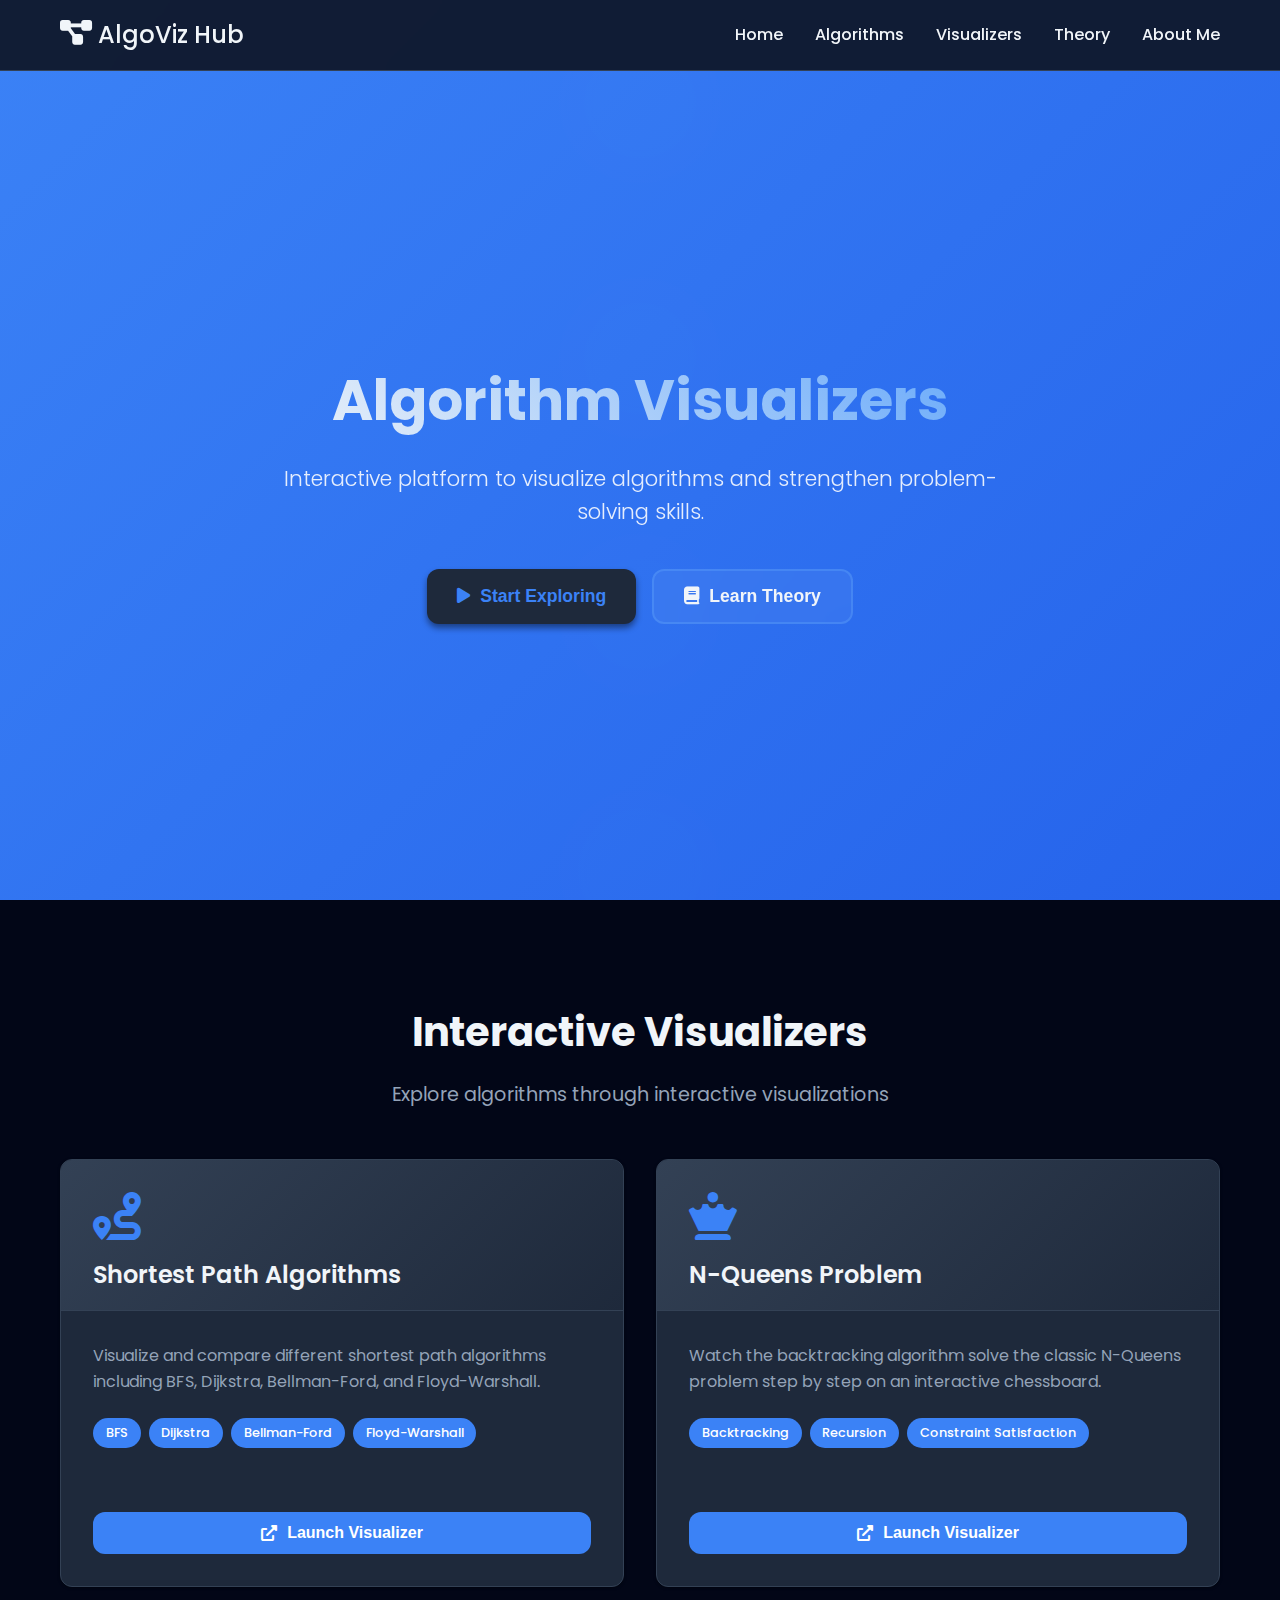
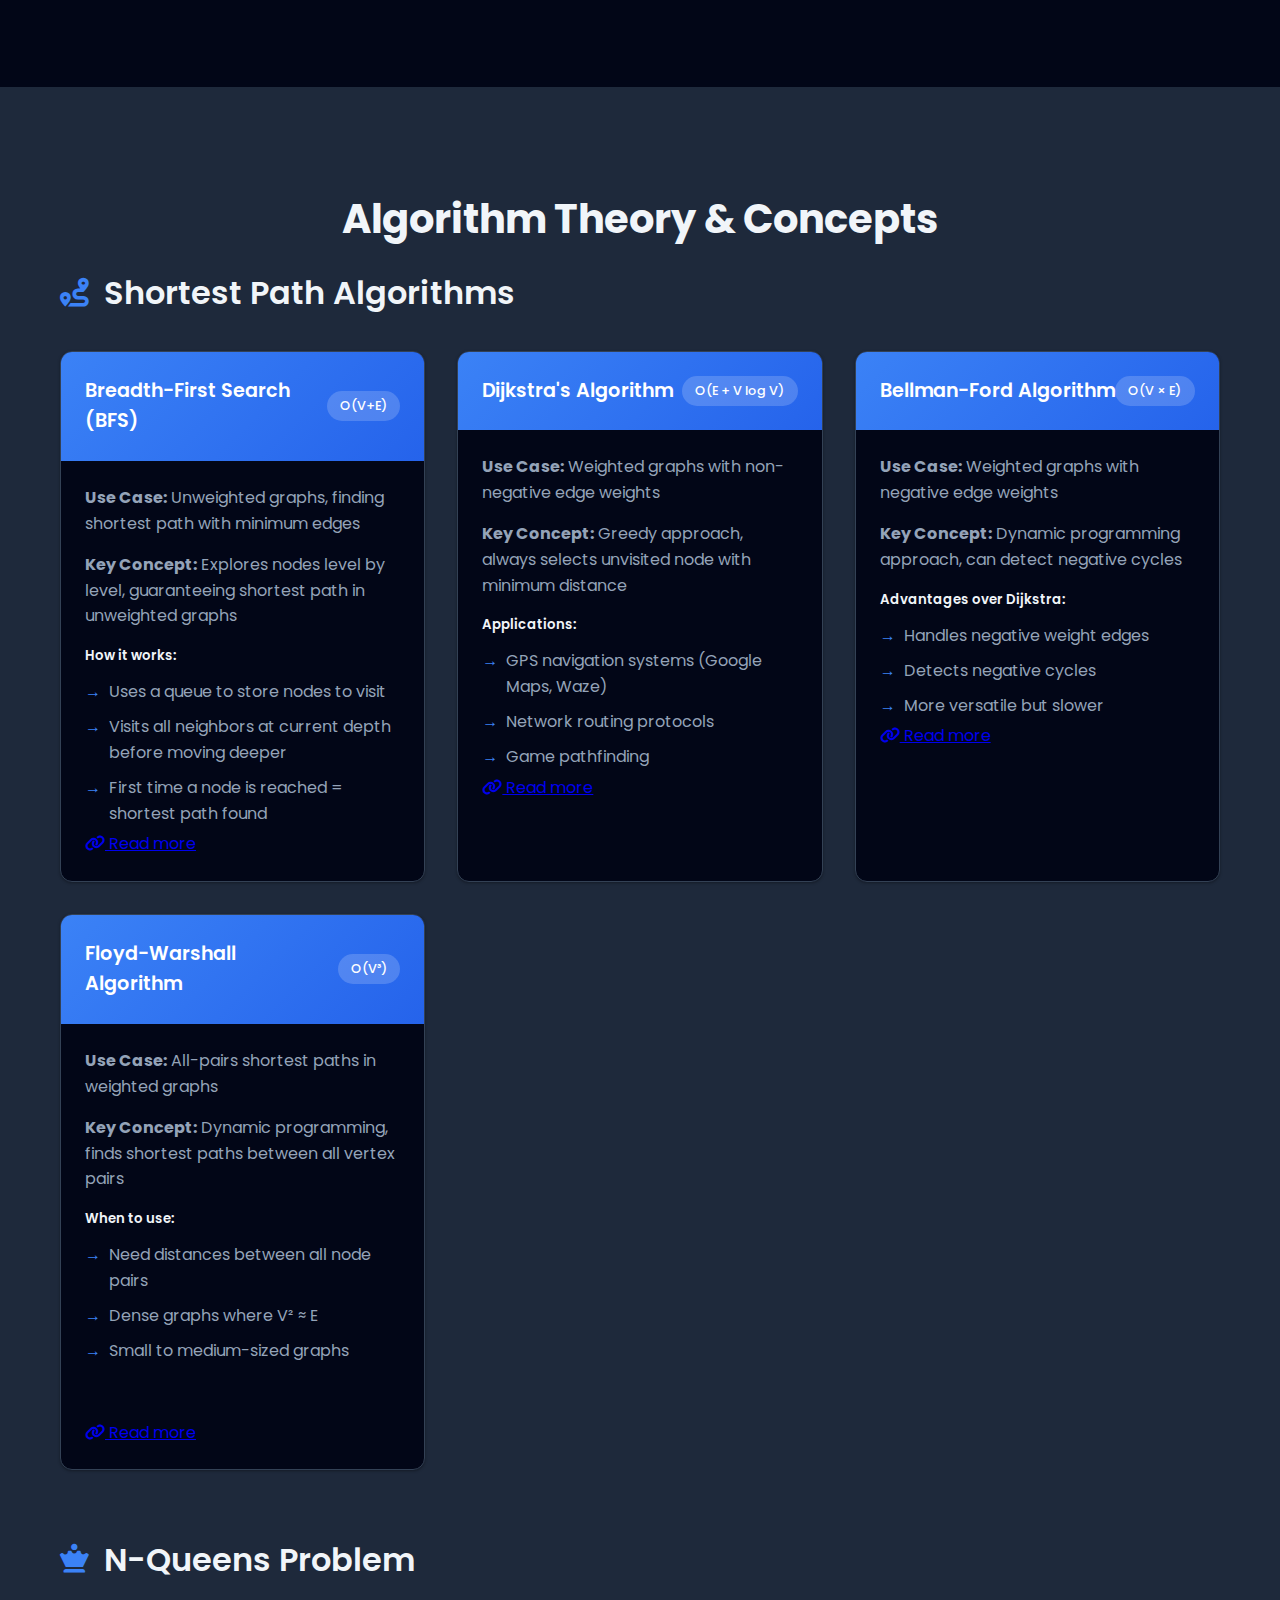
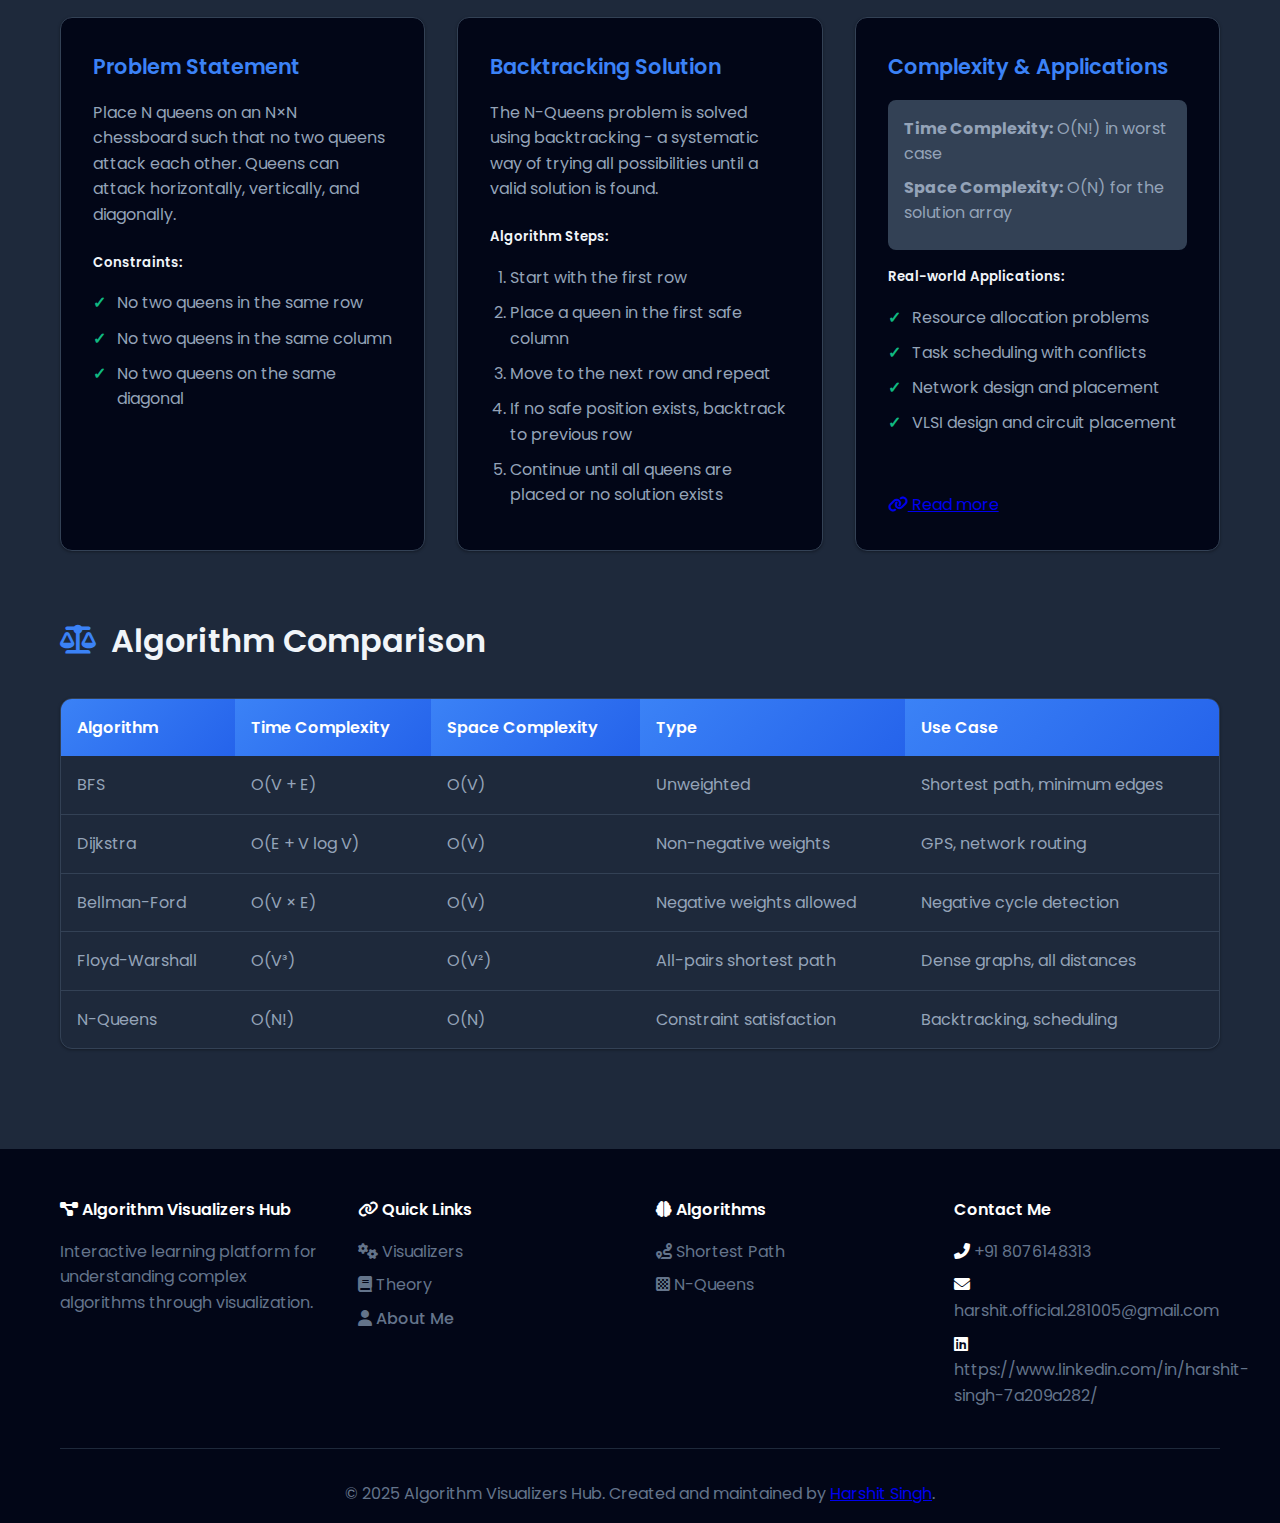
<file: index.html>
<!DOCTYPE html>
<html lang="en">
<head>
    <meta charset="UTF-8">
    <meta name="viewport" content="width=device-width, initial-scale=1.0">
    <title>Algorithm Visualizers Hub</title>
    <link rel="stylesheet" href="style.css">
    <link href="https://fonts.googleapis.com/css2?family=Poppins:wght@300;400;600;700&display=swap" rel="stylesheet">
    <link rel="stylesheet" href="https://cdnjs.cloudflare.com/ajax/libs/font-awesome/6.0.0/css/all.min.css">

</head>
<body>
    <header class="hero-section" id="home">
        <nav class="navbar">
            <div class="nav-container">
                <div class="hamburger" onclick="toggleMenu()">
                    <i class="fas fa-bars"></i>
                </div>
                <div class="nav-logo">
                    <a href="#home" class="nav-link">

                    <i class="fas fa-project-diagram"></i>
                    <span>AlgoViz Hub</span>
                    </a>
                </div>
                <ul class="nav-menu">
                    <li><a href="#home" class="nav-link">Home</a></li>
                    <li><a href="#ALGOS" class="nav-link">Algorithms</a></li>
                    <li><a href="#visualizers" class="nav-link">Visualizers</a></li>
                    <li><a href="#theory" class="nav-link">Theory</a></li>
                    <li><a href="aboutme.html" class="nav-link">About Me</a></li>
                </ul>
            </div>
        </nav>

        <div class="hero-content">
            <h1 class="hero-title">Algorithm Visualizers</h1>
            <p class="hero-subtitle">Interactive platform to visualize algorithms and strengthen problem-solving skills.</p>
            <div class="hero-buttons">
                <button class="cta-button primary">
                    <i class="fas fa-play"></i>
                    Start Exploring
                </button>
                <button class="cta-button secondary">
                    <i class="fas fa-book"></i>
                    Learn Theory
                </button>
            </div>
        </div>
    </header>

    <main>
        <!-- Visualizers Section -->
        <section id="visualizers" class="visualizers-section">
            <div class="container">
                <h2 class="section-title">Interactive Visualizers</h2>
                <p class="section-subtitle">Explore algorithms through interactive visualizations</p>

                <div class="visualizer-grid">
                    <!-- Shortest Path Visualizer -->
                    <div class="visualizer-card">
                        <div class="card-header">
                            <i class="fas fa-route card-icon"></i>
                            <h3>Shortest Path Algorithms</h3>
                        </div>
                        <div class="card-content">
                            <p>Visualize and compare different shortest path algorithms including BFS, Dijkstra, Bellman-Ford, and Floyd-Warshall.</p>
                            <div class="algorithm-tags">
                                <span class="tag">BFS</span>
                                <span class="tag">Dijkstra</span>
                                <span class="tag">Bellman-Ford</span>
                                <span class="tag">Floyd-Warshall</span>
                            </div>
                        </div>
                        <div class="card-footer">
                            <button class="visualizer-btn" onclick="openVisualizer('index1.html')">
                                <i class="fas fa-external-link-alt"></i>
                                Launch Visualizer
                            </button>
                        </div>
                    </div>

                    <!-- N-Queens Visualizer -->
                    <div class="visualizer-card">
                        <div class="card-header">
                            <i class="fas fa-chess-queen card-icon"></i>
                            <h3>N-Queens Problem</h3>
                        </div>
                        <div class="card-content">
                            <p>Watch the backtracking algorithm solve the classic N-Queens problem step by step on an interactive chessboard.</p>
                            <div class="algorithm-tags">
                                <span class="tag">Backtracking</span>
                                <span class="tag">Recursion</span>
                                <span class="tag">Constraint Satisfaction</span>
                            </div>
                        </div>
                        <div class="card-footer">
                            <button class="visualizer-btn" onclick="openVisualizer('index2.html')">
                                <i class="fas fa-external-link-alt"></i>
                                Launch Visualizer
                            </button>
                        </div>
                    </div>
                </div>
            </div>
        </section>

        <!-- Theory Section -->
        <section id="theory" class="theory-section">
            <div class="container">
                <h2 class="section-title" id="ALGOS">Algorithm Theory & Concepts</h2>

                <!-- Shortest Path Algorithms Theory -->
                <div class="theory-category">
                    <h3 class="category-title">
                        <i class="fas fa-route"></i>
                        Shortest Path Algorithms
                    </h3>

                    <div class="algorithm-grid">
                        <!-- BFS -->
                        <div class="algorithm-card">
                            <div class="algorithm-header">
                                <h4>Breadth-First Search (BFS)</h4>
                                <div class="complexity-badge">O(V+E)</div>
                            </div>
                            <div class="algorithm-body">
                                <p><strong>Use Case:</strong> Unweighted graphs, finding shortest path with minimum edges</p>
                                <p><strong>Key Concept:</strong> Explores nodes level by level, guaranteeing shortest path in unweighted graphs</p>
                                <div class="algorithm-details">
                                    <h5>How it works:</h5>
                                    <ul>
                                        <li>Uses a queue to store nodes to visit</li>
                                        <li>Visits all neighbors at current depth before moving deeper</li>
                                        <li>First time a node is reached = shortest path found</li>
                                    </ul>
                                </div>
                                <div class="algorithm-links">
                                    <a href="https://www.geeksforgeeks.org/shortest-path-unweighted-graph/" target="_blank"><i class="fas fa-link"></i> Read more</a>
                                </div>
                            </div>
                        </div>

                        <!-- Dijkstra -->
                        <div class="algorithm-card">
                            <div class="algorithm-header">
                                <h4>Dijkstra's Algorithm</h4>
                                <div class="complexity-badge">O(E + V log V)</div>
                            </div>
                            <div class="algorithm-body">
                                <p><strong>Use Case:</strong> Weighted graphs with non-negative edge weights</p>
                                <p><strong>Key Concept:</strong> Greedy approach, always selects unvisited node with minimum distance</p>
                                <div class="algorithm-details">
                                    <h5>Applications:</h5>
                                    <ul>
                                        <li>GPS navigation systems (Google Maps, Waze)</li>
                                        <li>Network routing protocols</li>
                                        <li>Game pathfinding</li>
                                    </ul>
                                </div>
                                <div class="algorithm-links">
                                    <a href="https://www.geeksforgeeks.org/dsa/dijkstras-shortest-path-algorithm-greedy-algo-7/" target="_blank"><i class="fas fa-link"></i> Read more</a>
                                </div>
                            </div>
                        </div>

                        <!-- Bellman-Ford -->
                        <div class="algorithm-card">
                            <div class="algorithm-header">
                                <h4>Bellman-Ford Algorithm</h4>
                                <div class="complexity-badge">O(V × E)</div>
                            </div>
                            <div class="algorithm-body">
                                <p><strong>Use Case:</strong> Weighted graphs with negative edge weights</p>
                                <p><strong>Key Concept:</strong> Dynamic programming approach, can detect negative cycles</p>
                                <div class="algorithm-details">
                                    <h5>Advantages over Dijkstra:</h5>
                                    <ul>
                                        <li>Handles negative weight edges</li>
                                        <li>Detects negative cycles</li>
                                        <li>More versatile but slower</li>
                                    </ul>
                                </div>
                                <div class="algorithm-links">
                                    <a href="https://www.geeksforgeeks.org/dsa/bellman-ford-algorithm-dp-23/" target="_blank"><i class="fas fa-link"></i> Read more</a>
                                </div>
                            </div>
                        </div>

                        <!-- Floyd-Warshall -->
                        <div class="algorithm-card">
                            <div class="algorithm-header">
                                <h4>Floyd-Warshall Algorithm</h4>
                                <div class="complexity-badge">O(V³)</div>
                            </div>
                            <div class="algorithm-body">
                                <p><strong>Use Case:</strong> All-pairs shortest paths in weighted graphs</p>
                                <p><strong>Key Concept:</strong> Dynamic programming, finds shortest paths between all vertex pairs</p>
                                <div class="algorithm-details">
                                    <h5>When to use:</h5>
                                    <ul>
                                        <li>Need distances between all node pairs</li>
                                        <li>Dense graphs where V² ≈ E</li>
                                        <li>Small to medium-sized graphs</li>
                                    </ul>
                                </div>
                                <br>
                                <br>
                                <div class="algorithm-links">
                                    <a href="https://www.geeksforgeeks.org/dsa/floyd-warshall-algorithm-dp-16/" target="_blank"><i class="fas fa-link"></i> Read more</a>
                                </div>
                            </div>
                        </div>
                    </div>
                </div>

                <!-- N-Queens Theory -->
                <div class="theory-category">
                    <h3 class="category-title">
                        <i class="fas fa-chess-queen"></i>
                        N-Queens Problem
                    </h3>

                    <div class="nqueens-theory">
                        <div class="theory-card">
                            <h4>Problem Statement</h4>
                            <p>Place N queens on an N×N chessboard such that no two queens attack each other. Queens can attack horizontally, vertically, and diagonally.</p>

                            <div class="problem-details">
                                <h5>Constraints:</h5>
                                <ul>
                                    <li>No two queens in the same row</li>
                                    <li>No two queens in the same column</li>
                                    <li>No two queens on the same diagonal</li>
                                </ul>
                            </div>
                        </div>

                        <div class="theory-card">
                            <h4>Backtracking Solution</h4>
                            <p>The N-Queens problem is solved using backtracking - a systematic way of trying all possibilities until a valid solution is found.</p>

                            <div class="algorithm-steps">
                                <h5>Algorithm Steps:</h5>
                                <ol>
                                    <li>Start with the first row</li>
                                    <li>Place a queen in the first safe column</li>
                                    <li>Move to the next row and repeat</li>
                                    <li>If no safe position exists, backtrack to previous row</li>
                                    <li>Continue until all queens are placed or no solution exists</li>
                                </ol>
                            </div>
                        </div>

                        <div class="theory-card">
                            <h4>Complexity & Applications</h4>
                            <div class="complexity-info">
                                <p><strong>Time Complexity:</strong> O(N!) in worst case</p>
                                <p><strong>Space Complexity:</strong> O(N) for the solution array</p>
                            </div>

                            <div class="applications">
                                <h5>Real-world Applications:</h5>
                                <ul>
                                    <li>Resource allocation problems</li>
                                    <li>Task scheduling with conflicts</li>
                                    <li>Network design and placement</li>
                                    <li>VLSI design and circuit placement</li>
                                </ul>
                            </div>
                            <br>
                            <br>

                            <div class="algorithm-links">
                                    <a href="https://www.geeksforgeeks.org/dsa/n-queen-problem-backtracking-3/" target="_blank"><i class="fas fa-link"></i> Read more</a>
                            </div>
                        </div>
                    </div>
                </div>

                <!-- Comparison Table -->
                <div class="comparison-section">
                    <h3 class="category-title">
                        <i class="fas fa-balance-scale"></i>
                        Algorithm Comparison
                    </h3>

                    <div class="comparison-table-container">
                        <table class="comparison-table">
                            <thead>
                                <tr>
                                    <th>Algorithm</th>
                                    <th>Time Complexity</th>
                                    <th>Space Complexity</th>
                                    <th>Type</th>
                                    <th>Use Case</th>
                                </tr>
                            </thead>
                            <tbody>
                                <tr>
                                    <td>BFS</td>
                                    <td>O(V + E)</td>
                                    <td>O(V)</td>
                                    <td>Unweighted</td>
                                    <td>Shortest path, minimum edges</td>
                                </tr>
                                <tr>
                                    <td>Dijkstra</td>
                                    <td>O(E + V log V)</td>
                                    <td>O(V)</td>
                                    <td>Non-negative weights</td>
                                    <td>GPS, network routing</td>
                                </tr>
                                <tr>
                                    <td>Bellman-Ford</td>
                                    <td>O(V × E)</td>
                                    <td>O(V)</td>
                                    <td>Negative weights allowed</td>
                                    <td>Negative cycle detection</td>
                                </tr>
                                <tr>
                                    <td>Floyd-Warshall</td>
                                    <td>O(V³)</td>
                                    <td>O(V²)</td>
                                    <td>All-pairs shortest path</td>
                                    <td>Dense graphs, all distances</td>
                                </tr>
                                <tr>
                                    <td>N-Queens</td>
                                    <td>O(N!)</td>
                                    <td>O(N)</td>
                                    <td>Constraint satisfaction</td>
                                    <td>Backtracking, scheduling</td>
                                </tr>
                            </tbody>
                        </table>
                    </div>
                </div>
            </div>
        </section>
    </main>

<footer class="footer">
    <div class="container">
        <div class="footer-content">
            <div class="footer-section">
                <h4><i class="fas fa-project-diagram"></i> Algorithm Visualizers Hub</h4>
                <p>Interactive learning platform for understanding complex algorithms through visualization.</p>
            </div>
            <div class="footer-section">
                <h4><i class="fas fa-link"></i> Quick Links</h4>
                <ul>
                    <li><a href="#visualizers"><i class="fas fa-cogs"></i> Visualizers</a></li>
                    <li><a href="#theory"><i class="fas fa-book"></i> Theory</a></li>
                    <li><a href="aboutme.html" class="nav-link"><i class="fas fa-user"></i> About Me</a></li>
                </ul>
            </div>
            <div class="footer-section">
                <h4><i class="fas fa-brain"></i> Algorithms</h4>
                <ul>
                    <li><a href="index1.html"><i class="fas fa-route"></i> Shortest Path</a></li>
                    <li><a href="index2.html"><i class="fas fa-chess-board"></i> N-Queens</a></li>
                </ul>
            </div>
            <div class="footer-section">
                <h4>Contact Me</h4>
                <ul>
                    <li><i class="fas fa-phone-alt"></i> <a href="tel:8076148313">+91 8076148313</a></li>
                    <li><i class="fas fa-envelope"></i> <a href="mailto:harshit.official.281005@gmail.com">harshit.official.281005@gmail.com</a></li>
                    <li><i class="fab fa-linkedin"></i> <a href="https://www.linkedin.com/in/harshit-singh-7a209a282/" target="_blank">https://www.linkedin.com/in/harshit-singh-7a209a282/</a></li>
                </ul>
            </div>
        </div>
        <div class="footer-bottom">
            <p>&copy; 2025 Algorithm Visualizers Hub. Created and maintained by <a href="https://www.linkedin.com/in/harshit-singh-7a209a282/" target="_blank">Harshit Singh</a>.</p>
        </div>
    </div>
</footer>


    <script>
        function toggleMenu() {
            document.querySelector('.nav-menu').classList.toggle('active');
        }
        // Smooth scrolling for navigation links
        document.querySelectorAll('a[href^="#"]').forEach(anchor => {
            anchor.addEventListener('click', function (e) {
                e.preventDefault();
                document.querySelector(this.getAttribute('href')).scrollIntoView({
                    behavior: 'smooth'
                });
            });
        });

        // Function to open visualizers
        function openVisualizer(filename) {
            window.open(filename, '_blank');
        }

        // Add scroll effect to navbar
        window.addEventListener('scroll', function() {
            const navbar = document.querySelector('.navbar');
            if (window.scrollY > 100) {
                navbar.classList.add('scrolled');
            } else {
                navbar.classList.remove('scrolled');
            }
        });

        // Hero buttons functionality
        document.querySelector('.cta-button.primary').addEventListener('click', function() {
            document.querySelector('#visualizers').scrollIntoView({
                behavior: 'smooth'
            });
        });

        document.querySelector('.cta-button.secondary').addEventListener('click', function() {
            document.querySelector('#theory').scrollIntoView({
                behavior: 'smooth'
            });
        });
    </script>
</body>
</html>
</file>
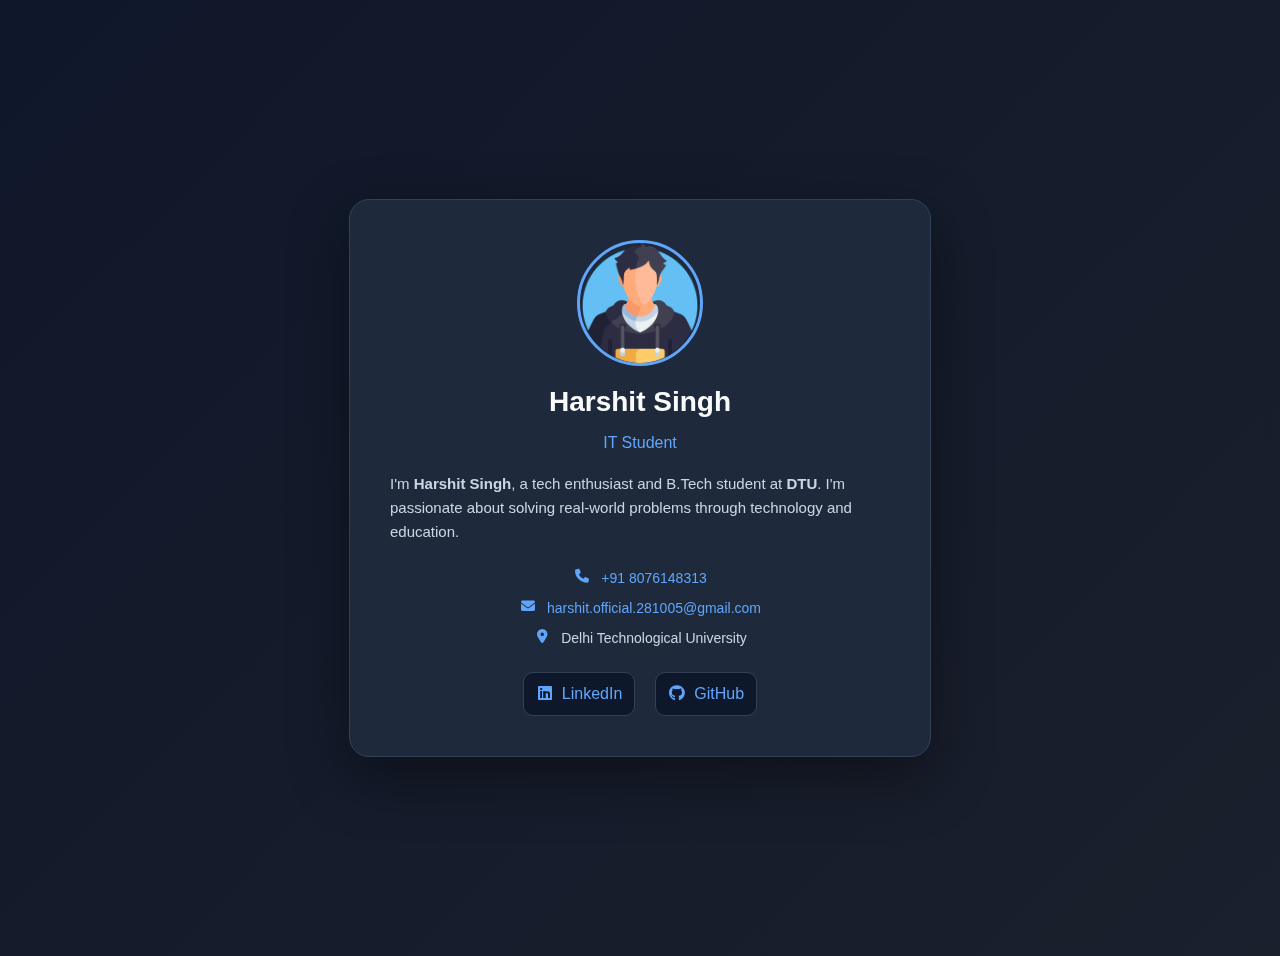
<file: aboutme.html>
<!DOCTYPE html>
<html lang="en">
<head>
    <meta charset="UTF-8">
    <meta name="viewport" content="width=device-width, initial-scale=1.0">
    <title>Harshit Singh - About Me</title>
    <link rel="stylesheet" href="https://cdnjs.cloudflare.com/ajax/libs/font-awesome/6.5.0/css/all.min.css">
    <style>
        :root {
            --bg1: #0f172a;
            --bg2: #1e293b;
            --text1: #f8fafc;
            --text2: #cbd5e1;
            --blue: #3b82f6;
            --light: #60a5fa;
            --border: #334155;
        }
        body {
            font-family: 'Segoe UI', Tahoma, Geneva, Verdana, sans-serif;
            background: linear-gradient(135deg, var(--bg1), #1a202c 100%);
            color: var(--text1);
            min-height: 100vh;
            display: flex;
            justify-content: center;
            align-items: center;
            padding: 20px;
        }
        .about-card {
            background: var(--bg2);
            border: 1px solid var(--border);
            border-radius: 20px;
            padding: 2.5rem;
            max-width: 500px;
            width: 100%;
            text-align: center;
            box-shadow: 0 20px 60px #0006;
            backdrop-filter: blur(10px);
        }
        .profile-image {
            width: 120px; height: 120px;
            border-radius: 50%;
            background: url("boy.png") center/cover no-repeat;
            margin: 0 auto 20px;
            border: 3px solid var(--light);
        }
        .name {
            font-size: 28px; font-weight: 700;
            margin-bottom: 5px;
        }
        .title {
            font-size: 16px; color: var(--light); margin-bottom: 20px;
        }
        .description {
            font-size: 15px;
            line-height: 1.6;
            color: var(--text2);
            text-align: left;
            margin-top: 15px;
        }
        .description p { margin-bottom: 15px; }
        .info-section { margin: 25px 0; }
        .info-item {
            display: flex;
            align-items: center;
            justify-content: center;
            gap: 10px;
            margin-bottom: 12px;
            font-size: 14px;
            color: var(--text2);
        }
        .info-item a {
            color: var(--light); text-decoration: none;
            transition: color 0.3s;
        }
        .info-item a:hover { color: var(--blue);}
        .icon { width: 18px; height: 18px; color: var(--light);}
        .social-links {
            display: flex; justify-content: center; gap: 20px; margin-top: 25px;
        }
        .social-link {
            padding: 12px;
            background: var(--bg1);
            border: 1px solid var(--border);
            border-radius: 10px;
            color: var(--light);
            text-decoration: none;
            transition: .3s;
            display: flex;
            align-items: center;
            gap: 8px;
        }
        .social-link:hover {
            background: var(--blue); color: #fff; transform: translateY(-2px);
        }
        @media (max-width:600px){
            .about-card { padding: 30px 16px; margin: 10px;}
            .name { font-size: 24px;}
            .social-links { flex-direction: column; gap: 12px;}
            .description { text-align: justify;}
        }
    </style>
</head>
<body>
    <div class="about-card">
        <div class="profile-image"></div>
        <h1 class="name">Harshit Singh</h1>
        <p class="title">IT Student</p>
        <div class="description">
            <p>I'm <strong>Harshit Singh</strong>, a tech enthusiast and B.Tech student at <strong>DTU</strong>. I'm passionate about solving real-world problems through technology and education.</p>
        </div>
        <div class="info-section">
            <div class="info-item">
                <i class="fas fa-phone icon"></i>
                <a href="tel:+918076148313">+91 8076148313</a>
            </div>
            <div class="info-item">
                <i class="fas fa-envelope icon"></i>
                <a href="mailto:harshit.official.281005@gmail.com">harshit.official.281005@gmail.com</a>
            </div>
            <div class="info-item">
                <i class="fas fa-map-marker-alt icon"></i>
                <span>Delhi Technological University</span>
            </div>
        </div>
        <div class="social-links">
            <a href="https://www.linkedin.com/in/harshit-singh-7a209a282/" target="_blank" class="social-link">
                <i class="fab fa-linkedin icon"></i> LinkedIn
            </a>
            <a href="https://github.com/harshitzofficial" target="_blank" class="social-link">
                <i class="fab fa-github icon"></i> GitHub
            </a>
        </div>
    </div>
</body>
</html>
</file>
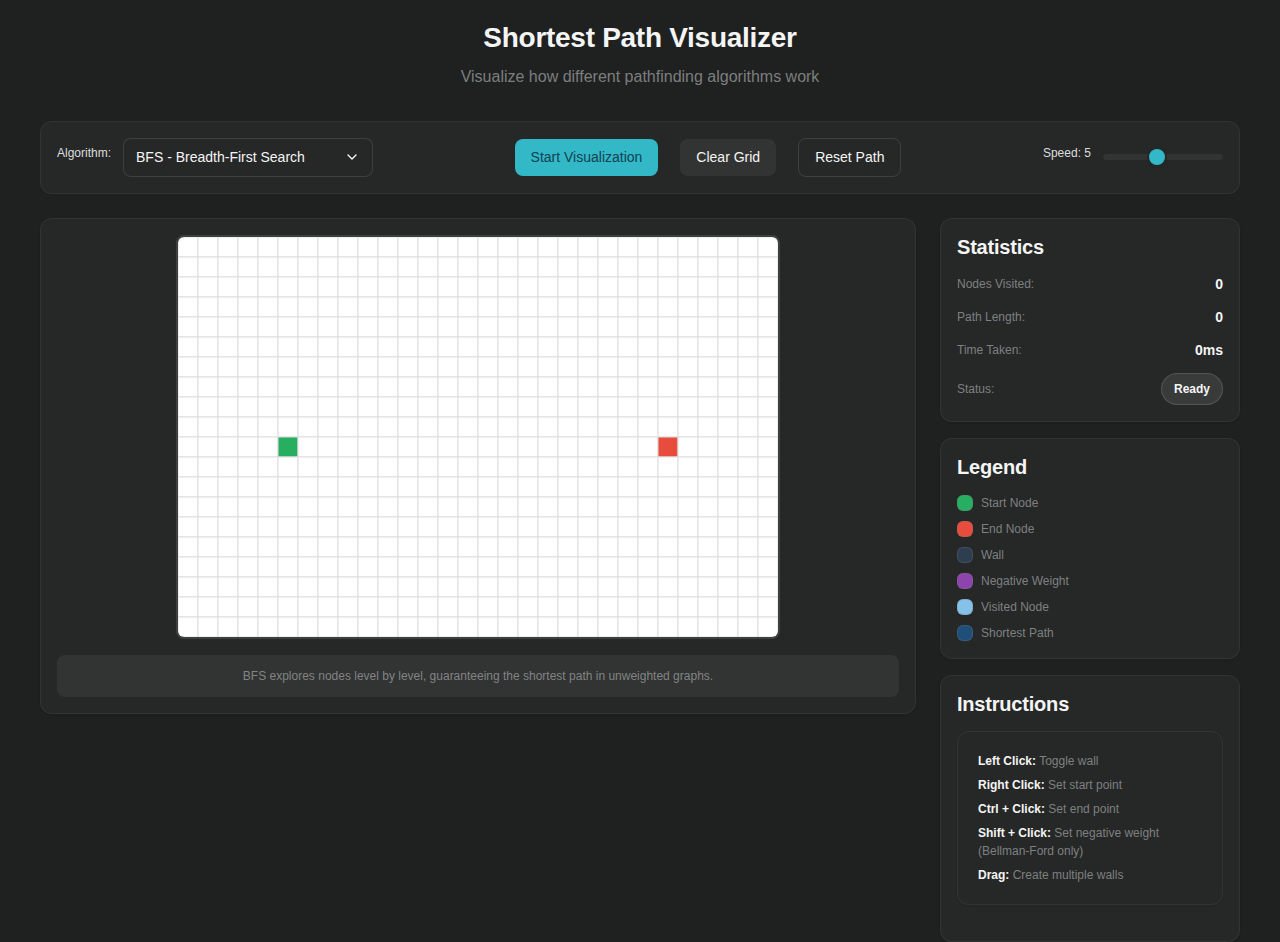
<file: index1.html>
<!DOCTYPE html>
<html lang="en">
<head>
    <meta charset="UTF-8">
    <meta name="viewport" content="width=device-width, initial-scale=1.0">
    <title>Shortest Path Visualizer</title>
    <link rel="stylesheet" href="com.css">
</head>
<body>
    <div class="container">
        <header class="header">
            <br>
            <h1>Shortest Path Visualizer</h1>
            <p class="header__subtitle">Visualize how different pathfinding algorithms work</p>
        </header>

        <main class="main">
            <div class="controls">
                <div class="controls__section">
                    <label class="form-label" for="algorithm-select">Algorithm:</label>
                    <select id="algorithm-select" class="form-control algorithm-select">
                        <option value="bfs">BFS - Breadth-First Search</option>
                        <option value="dijkstra">Dijkstra's Algorithm</option>
                        <option value="bellman-ford">Bellman-Ford Algorithm</option>
                        <option value="floyd-warshall">Floyd-Warshall Algorithm</option>
                    </select>
                </div>

                <div class="controls__section">
                    <button id="start-btn" class="btn btn--primary">Start Visualization</button>
                    <button id="clear-btn" class="btn btn--secondary">Clear Grid</button>
                    <button id="reset-btn" class="btn btn--outline">Reset Path</button>
                </div>

                <div class="controls__section">
                    <label class="form-label" for="speed-slider">Speed: <span id="speed-value">5</span></label>
                    <input type="range" id="speed-slider" class="speed-slider" min="1" max="10" value="5">
                </div>
            </div>

            <div class="visualizer">
                <div class="canvas-container">
                    <canvas id="grid-canvas" width="600" height="400"></canvas>
                    <div id="algorithm-info" class="algorithm-info"></div>
                </div>

                <div class="sidebar">
                    <div class="card">
                        <div class="card__body">
                            <h3>Statistics</h3>
                            <div class="stats">
                                <div class="stat-item">
                                    <span class="stat-label">Nodes Visited:</span>
                                    <span id="nodes-visited" class="stat-value">0</span>
                                </div>
                                <div class="stat-item">
                                    <span class="stat-label">Path Length:</span>
                                    <span id="path-length" class="stat-value">0</span>
                                </div>
                                <div class="stat-item">
                                    <span class="stat-label">Time Taken:</span>
                                    <span id="time-taken" class="stat-value">0ms</span>
                                </div>
                                <div class="stat-item">
                                    <span class="stat-label">Status:</span>
                                    <span id="algorithm-status" class="stat-value status status--info">Ready</span>
                                </div>
                            </div>
                        </div>
                    </div>

                    <div class="card">
                        <div class="card__body">
                            <h3>Legend</h3>
                            <div class="legend">
                                <div class="legend-item">
                                    <div class="legend-color" style="background-color: #27ae60;"></div>
                                    <span>Start Node</span>
                                </div>
                                <div class="legend-item">
                                    <div class="legend-color" style="background-color: #e74c3c;"></div>
                                    <span>End Node</span>
                                </div>
                                <div class="legend-item">
                                    <div class="legend-color" style="background-color: #2c3e50;"></div>
                                    <span>Wall</span>
                                </div>
                                <div class="legend-item">
                                    <div class="legend-color" style="background-color: #8e44ad;"></div>
                                    <span>Negative Weight</span>
                                </div>
                                <div class="legend-item">
                                    <div class="legend-color visited-color"></div>
                                    <span>Visited Node</span>
                                </div>
                                <div class="legend-item">
                                    <div class="legend-color path-color"></div>
                                    <span>Shortest Path</span>
                                </div>
                            </div>
                        </div>
                    </div>

                    <div class="card">
                        <div class="card__body">
                            <h3>Instructions</h3>
                            <div class="instructions">
                                <p><strong>Left Click:</strong> Toggle wall</p>
                                <p><strong>Right Click:</strong> Set start point</p>
                                <p><strong>Ctrl + Click:</strong> Set end point</p>
                                <p><strong>Shift + Click:</strong> Set negative weight (Bellman-Ford only)</p>
                                <p><strong>Drag:</strong> Create multiple walls</p>
                            </div>
                        </div>
                    </div>
                </div>
            </div>
        </main>
    </div>

    <script src="app1.js"></script>
</body>
</html>
</file>
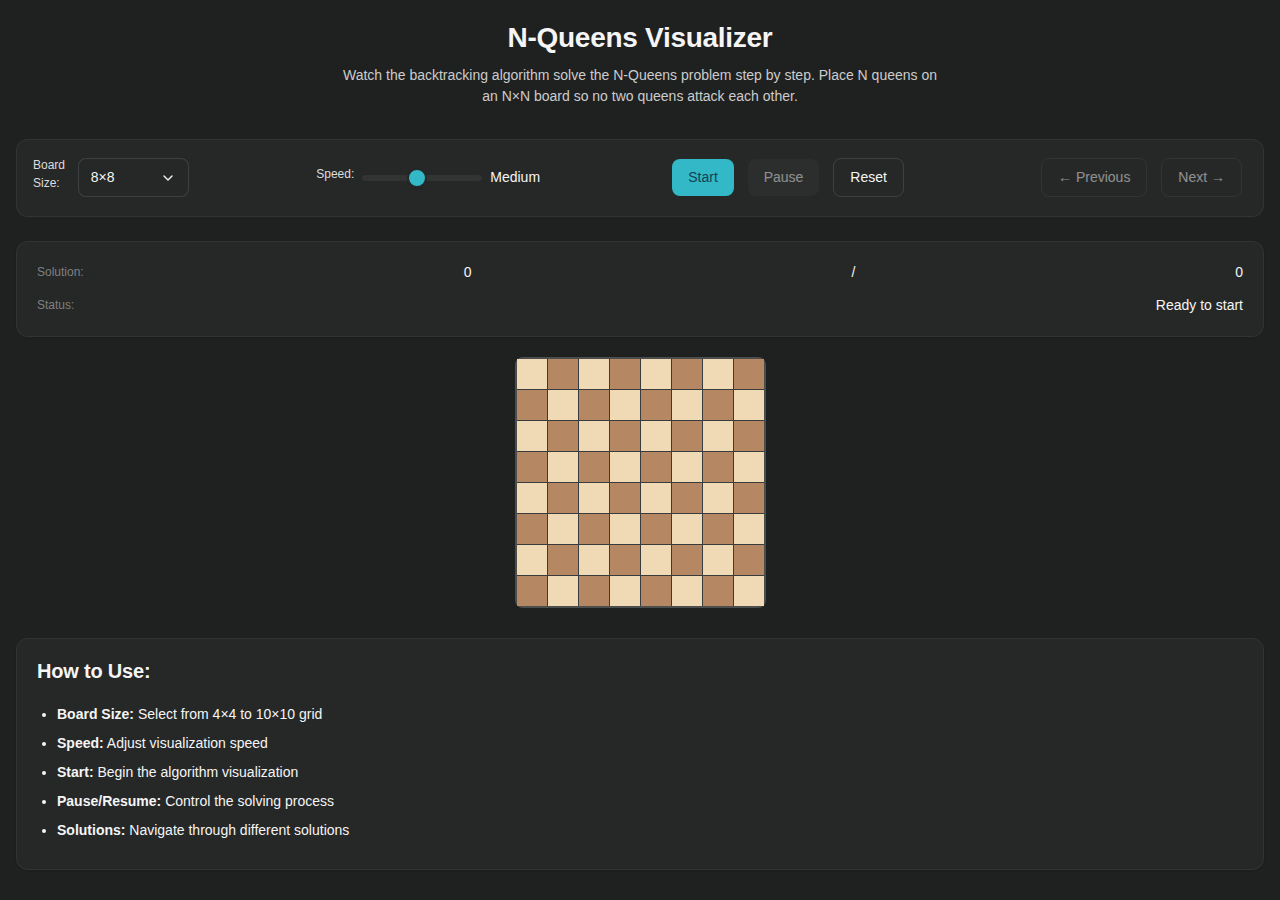
<file: index2.html>
<!DOCTYPE html>
<html lang="en">
<head>
    <meta charset="UTF-8">
    <meta name="viewport" content="width=device-width, initial-scale=1.0">
    <title>N-Queens Visualizer</title>
    <link rel="stylesheet" href="com.css">
</head>
<body>
    <div class="container">
        <header class="header">
            <br>
            <h1>N-Queens Visualizer</h1>
            <p class="description" >
                Watch the backtracking algorithm solve the N-Queens problem step by step.
                Place N queens on an N×N board so no two queens attack each other.
            </p>
        </header>

        <div class="controls">
            <div class="control-group">
                <label for="boardSize" class="form-label">Board Size:</label>
                <select id="boardSize" class="form-control">
                    <option value="4">4×4</option>
                    <option value="5">5×5</option>
                    <option value="6">6×6</option>
                    <option value="7">7×7</option>
                    <option value="8" selected>8×8</option>
                    <option value="9">9×9</option>
                    <option value="10">10×10</option>
                </select>
            </div>

            <div class="control-group">
                <label for="speed" class="form-label">Speed:</label>
                <input type="range" id="speed" min="1" max="10" value="5" class="speed-slider">
                <span class="speed-label">Medium</span>
            </div>

            <div class="control-buttons">
                <button id="startBtn" class="btn btn--primary">Start</button>
                <button id="pauseBtn" class="btn btn--secondary" disabled>Pause</button>
                <button id="resetBtn" class="btn btn--outline">Reset</button>
            </div>

            <div class="solution-controls">
                <button id="prevSolution" class="btn btn--outline" disabled>← Previous</button>
                <button id="nextSolution" class="btn btn--outline" disabled>Next →</button>
            </div>
        </div>

        <div class="info-panel">
            <div class="stats">
                <div class="stat-item">
                    <span class="stat-label">Solution:</span>
                    <span id="currentSolution">0</span> / <span id="totalSolutions">0</span>
                </div>
                <div class="stat-item">
                    <span class="stat-label">Status:</span>
                    <span id="status" class="status-text">Ready to start</span>
                </div>
            </div>
        </div>

        <div class="board-container">
            <div id="chessboard" class="chessboard"></div>
        </div>

        <div class="instructions">
            <h3>How to Use:</h3>
            <ul>
                <li><strong>Board Size:</strong> Select from 4×4 to 10×10 grid</li>
                <li><strong>Speed:</strong> Adjust visualization speed</li>
                <li><strong>Start:</strong> Begin the algorithm visualization</li>
                <li><strong>Pause/Resume:</strong> Control the solving process</li>
                <li><strong>Solutions:</strong> Navigate through different solutions</li>
            </ul>
        </div>
    </div>

    <script src="app2.js"></script>
</body>
</html>
</file>
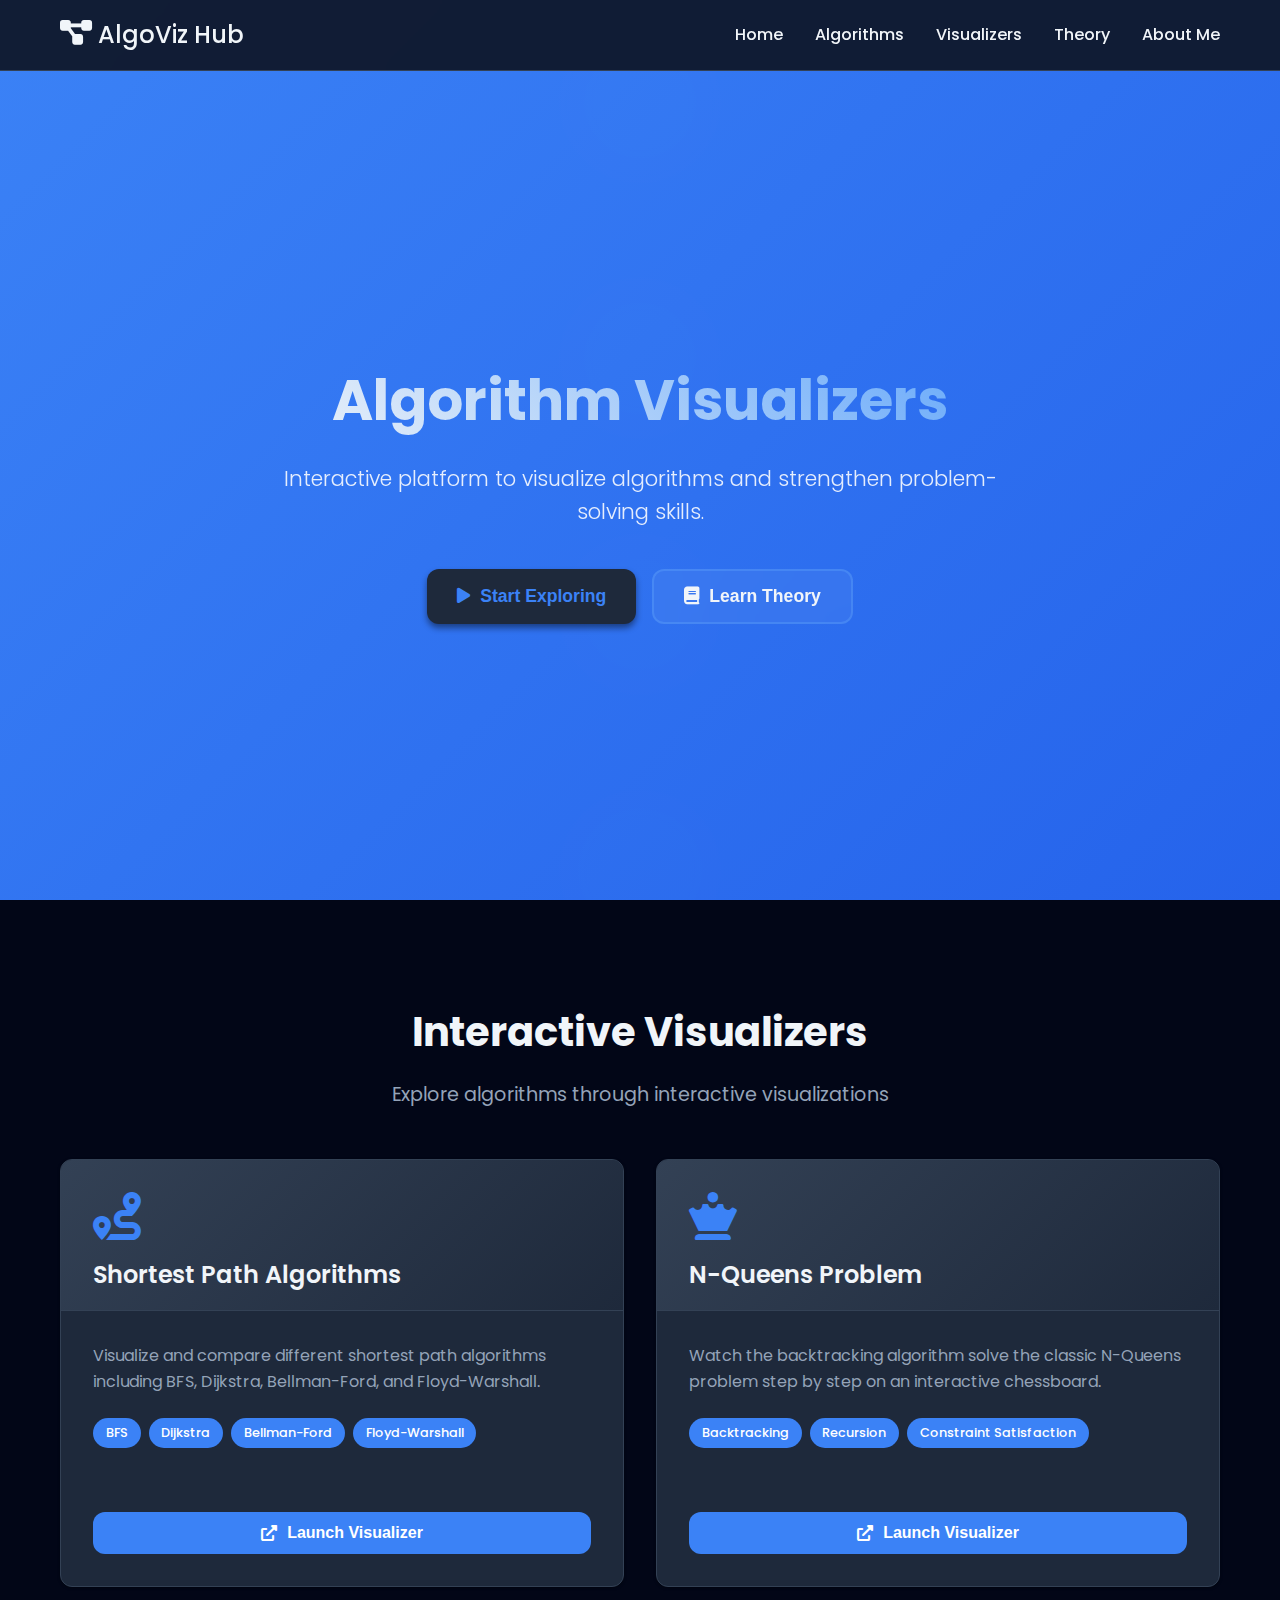
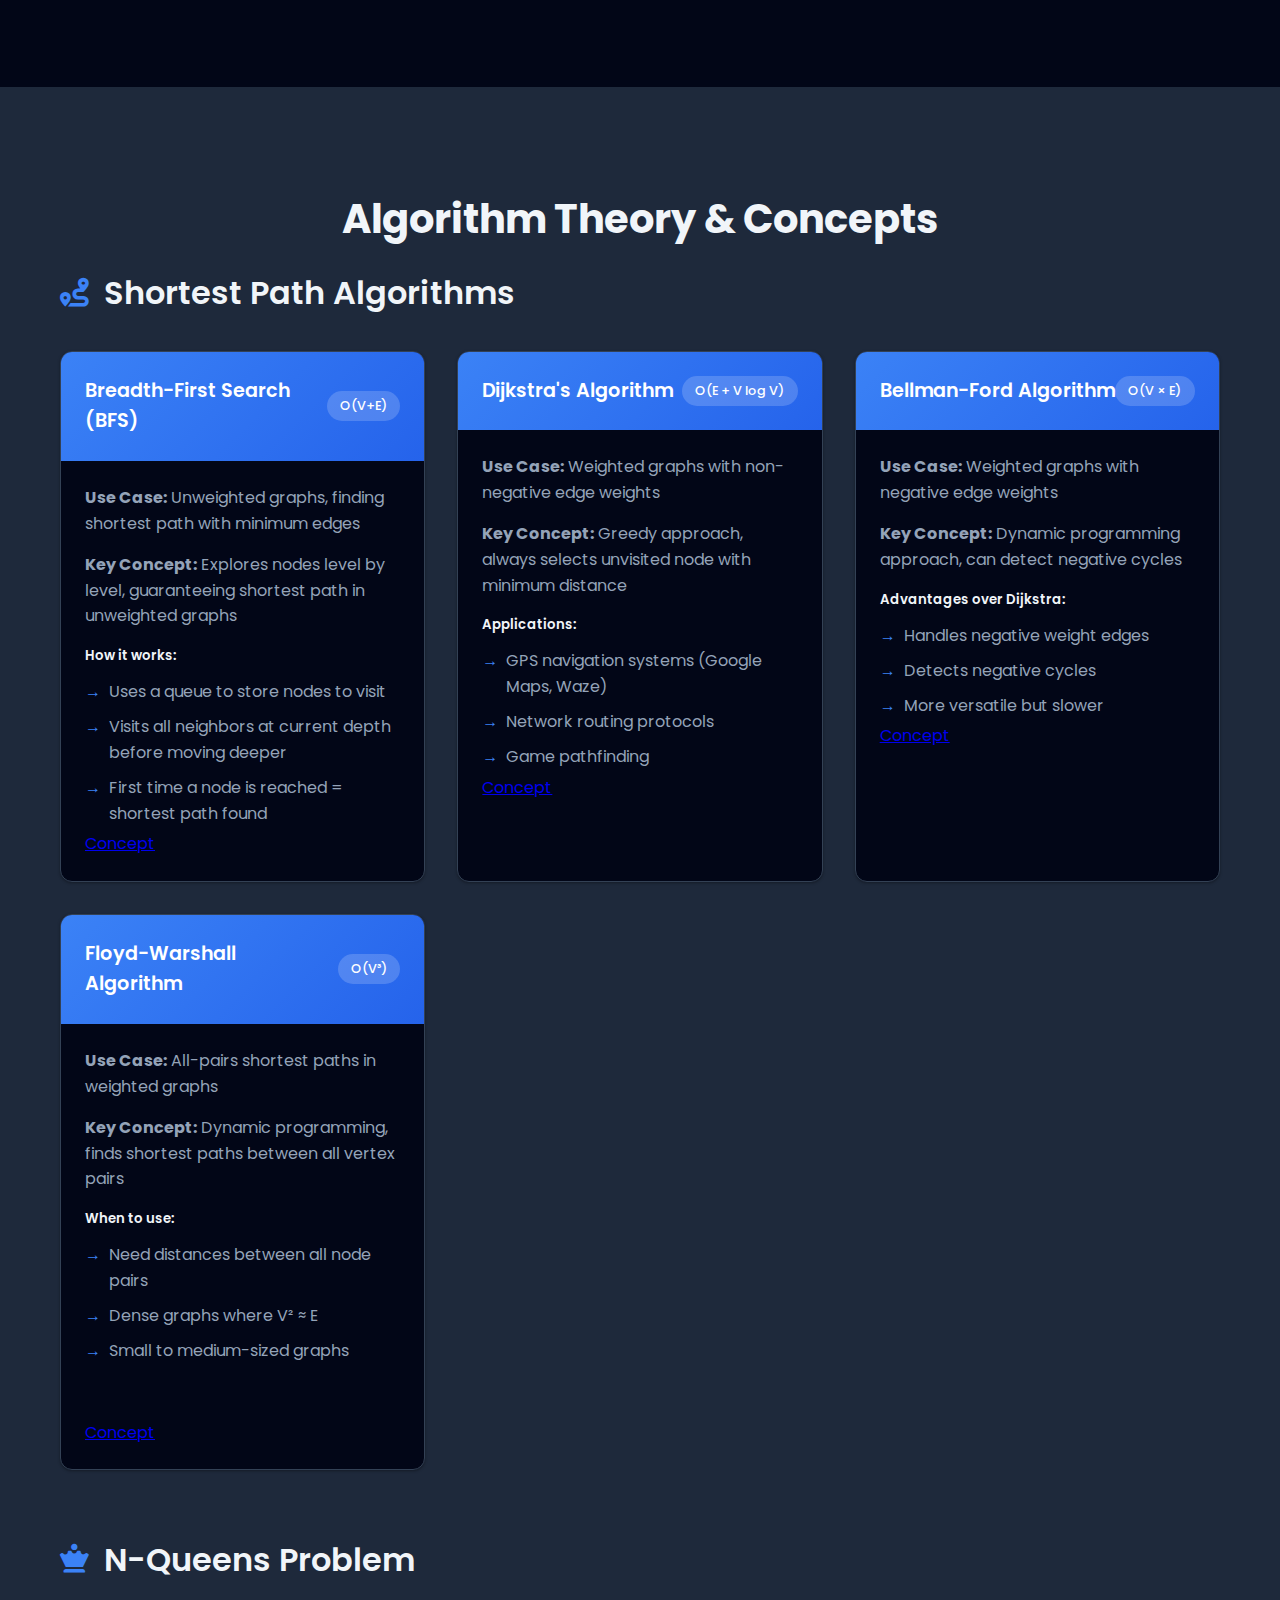
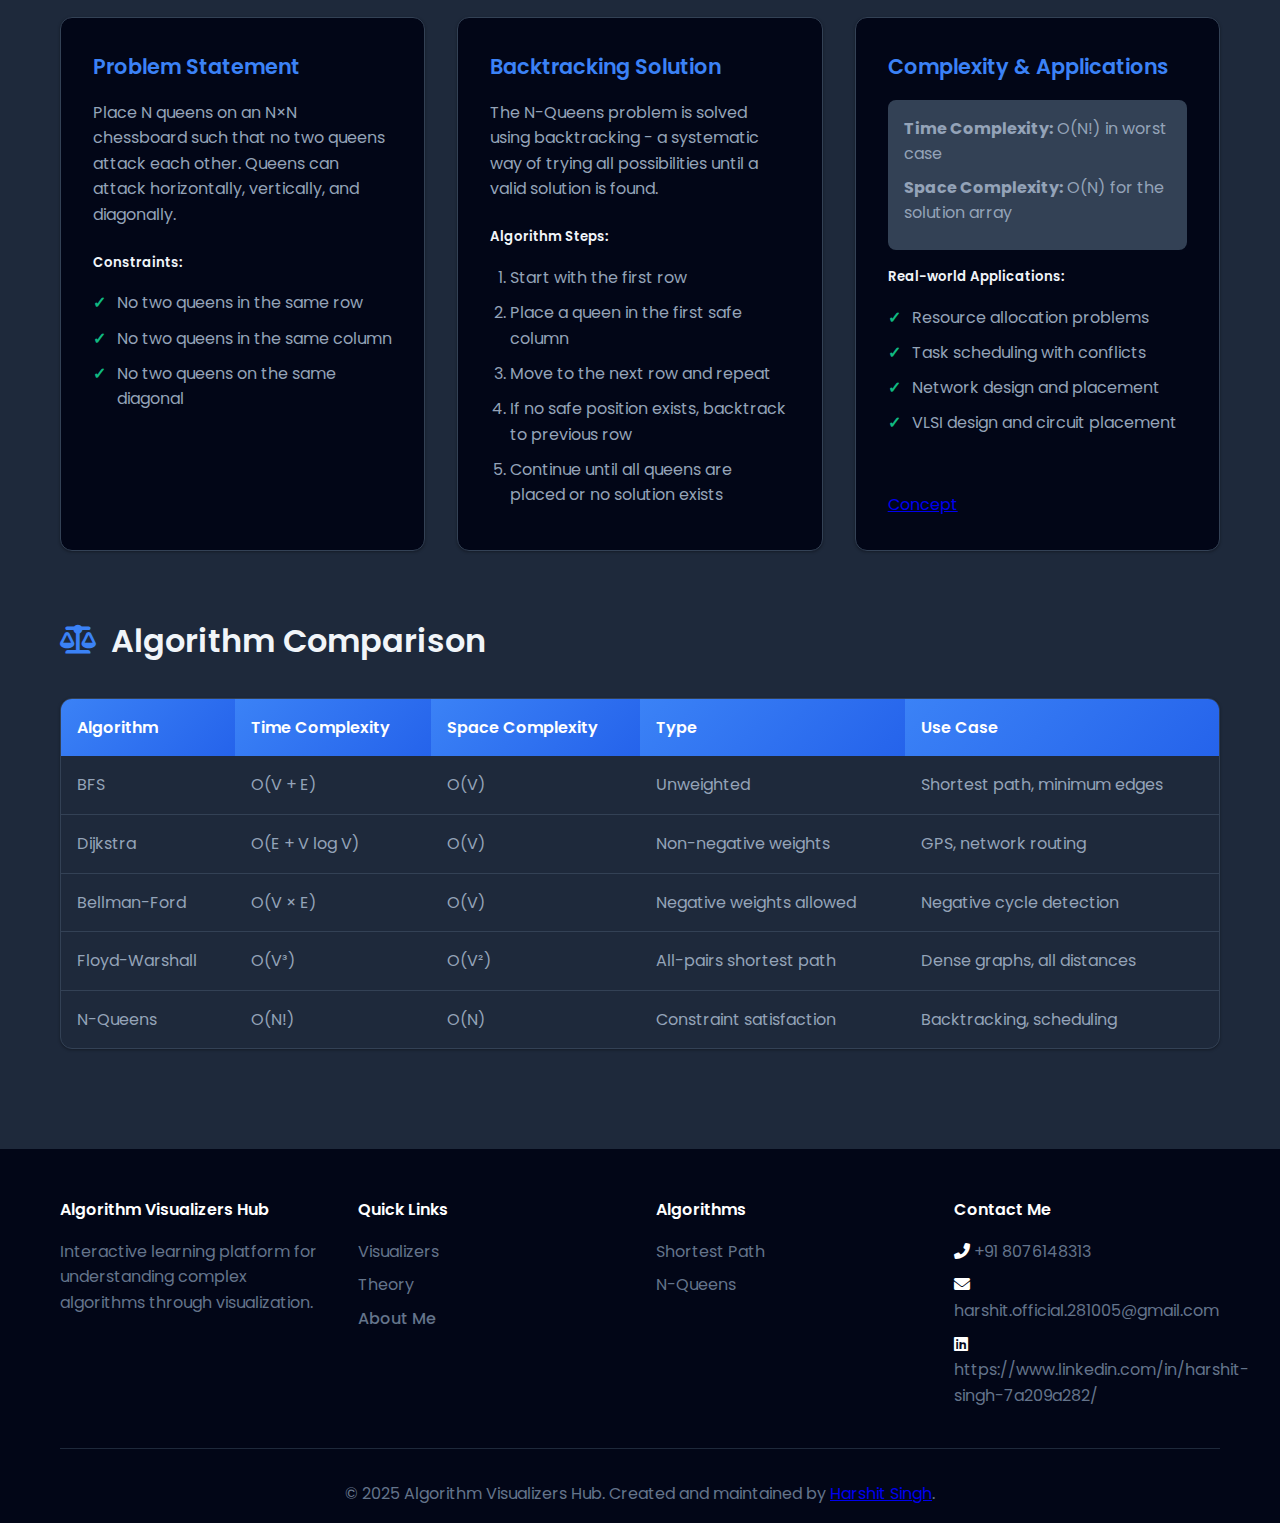
<file: main.html>
<!DOCTYPE html>
<html lang="en">
<head>
    <meta charset="UTF-8">
    <meta name="viewport" content="width=device-width, initial-scale=1.0">
    <title>Algorithm Visualizers Hub</title>
    <link rel="stylesheet" href="style.css">
    <link href="https://fonts.googleapis.com/css2?family=Poppins:wght@300;400;600;700&display=swap" rel="stylesheet">
    <link rel="stylesheet" href="https://cdnjs.cloudflare.com/ajax/libs/font-awesome/6.0.0/css/all.min.css">

</head>
<body>
    <header class="hero-section" id="home">
        <nav class="navbar">
            <div class="nav-container">
                <div class="nav-logo">
                    <a href="#home" class="nav-link">

                    <i class="fas fa-project-diagram"></i>
                    <span>AlgoViz Hub</span>
                    </a>
                </div>
                <ul class="nav-menu">
                    <li><a href="#home" class="nav-link">Home</a></li>
                    <li><a href="#ALGOS" class="nav-link">Algorithms</a></li>
                    <li><a href="#visualizers" class="nav-link">Visualizers</a></li>
                    <li><a href="#theory" class="nav-link">Theory</a></li>
                    <li><a href="aboutme.html" class="nav-link">About Me</a></li>
                </ul>
            </div>
        </nav>

        <div class="hero-content">
            <h1 class="hero-title">Algorithm Visualizers</h1>
            <p class="hero-subtitle">Interactive platform to visualize algorithms and strengthen problem-solving skills.</p>
            <div class="hero-buttons">
                <button class="cta-button primary">
                    <i class="fas fa-play"></i>
                    Start Exploring
                </button>
                <button class="cta-button secondary">
                    <i class="fas fa-book"></i>
                    Learn Theory
                </button>
            </div>
        </div>
    </header>

    <main>
        <!-- Visualizers Section -->
        <section id="visualizers" class="visualizers-section">
            <div class="container">
                <h2 class="section-title">Interactive Visualizers</h2>
                <p class="section-subtitle">Explore algorithms through interactive visualizations</p>

                <div class="visualizer-grid">
                    <!-- Shortest Path Visualizer -->
                    <div class="visualizer-card">
                        <div class="card-header">
                            <i class="fas fa-route card-icon"></i>
                            <h3>Shortest Path Algorithms</h3>
                        </div>
                        <div class="card-content">
                            <p>Visualize and compare different shortest path algorithms including BFS, Dijkstra, Bellman-Ford, and Floyd-Warshall.</p>
                            <div class="algorithm-tags">
                                <span class="tag">BFS</span>
                                <span class="tag">Dijkstra</span>
                                <span class="tag">Bellman-Ford</span>
                                <span class="tag">Floyd-Warshall</span>
                            </div>
                        </div>
                        <div class="card-footer">
                            <button class="visualizer-btn" onclick="openVisualizer('index1.html')">
                                <i class="fas fa-external-link-alt"></i>
                                Launch Visualizer
                            </button>
                        </div>
                    </div>

                    <!-- N-Queens Visualizer -->
                    <div class="visualizer-card">
                        <div class="card-header">
                            <i class="fas fa-chess-queen card-icon"></i>
                            <h3>N-Queens Problem</h3>
                        </div>
                        <div class="card-content">
                            <p>Watch the backtracking algorithm solve the classic N-Queens problem step by step on an interactive chessboard.</p>
                            <div class="algorithm-tags">
                                <span class="tag">Backtracking</span>
                                <span class="tag">Recursion</span>
                                <span class="tag">Constraint Satisfaction</span>
                            </div>
                        </div>
                        <div class="card-footer">
                            <button class="visualizer-btn" onclick="openVisualizer('index2.html')">
                                <i class="fas fa-external-link-alt"></i>
                                Launch Visualizer
                            </button>
                        </div>
                    </div>
                </div>
            </div>
        </section>

        <!-- Theory Section -->
        <section id="theory" class="theory-section">
            <div class="container">
                <h2 class="section-title" id="ALGOS">Algorithm Theory & Concepts</h2>

                <!-- Shortest Path Algorithms Theory -->
                <div class="theory-category">
                    <h3 class="category-title">
                        <i class="fas fa-route"></i>
                        Shortest Path Algorithms
                    </h3>

                    <div class="algorithm-grid">
                        <!-- BFS -->
                        <div class="algorithm-card">
                            <div class="algorithm-header">
                                <h4>Breadth-First Search (BFS)</h4>
                                <div class="complexity-badge">O(V+E)</div>
                            </div>
                            <div class="algorithm-body">
                                <p><strong>Use Case:</strong> Unweighted graphs, finding shortest path with minimum edges</p>
                                <p><strong>Key Concept:</strong> Explores nodes level by level, guaranteeing shortest path in unweighted graphs</p>
                                <div class="algorithm-details">
                                    <h5>How it works:</h5>
                                    <ul>
                                        <li>Uses a queue to store nodes to visit</li>
                                        <li>Visits all neighbors at current depth before moving deeper</li>
                                        <li>First time a node is reached = shortest path found</li>
                                    </ul>
                                </div>
                                <div class="algorithm-links">
                                    <a href="https://www.geeksforgeeks.org/shortest-path-unweighted-graph/">Concept</a>
                                </div>
                            </div>
                        </div>

                        <!-- Dijkstra -->
                        <div class="algorithm-card">
                            <div class="algorithm-header">
                                <h4>Dijkstra's Algorithm</h4>
                                <div class="complexity-badge">O(E + V log V)</div>
                            </div>
                            <div class="algorithm-body">
                                <p><strong>Use Case:</strong> Weighted graphs with non-negative edge weights</p>
                                <p><strong>Key Concept:</strong> Greedy approach, always selects unvisited node with minimum distance</p>
                                <div class="algorithm-details">
                                    <h5>Applications:</h5>
                                    <ul>
                                        <li>GPS navigation systems (Google Maps, Waze)</li>
                                        <li>Network routing protocols</li>
                                        <li>Game pathfinding</li>
                                    </ul>
                                </div>
                                <div class="algorithm-links">
                                    <a href="https://www.geeksforgeeks.org/dsa/dijkstras-shortest-path-algorithm-greedy-algo-7/">Concept</a>
                                </div>
                            </div>
                        </div>

                        <!-- Bellman-Ford -->
                        <div class="algorithm-card">
                            <div class="algorithm-header">
                                <h4>Bellman-Ford Algorithm</h4>
                                <div class="complexity-badge">O(V × E)</div>
                            </div>
                            <div class="algorithm-body">
                                <p><strong>Use Case:</strong> Weighted graphs with negative edge weights</p>
                                <p><strong>Key Concept:</strong> Dynamic programming approach, can detect negative cycles</p>
                                <div class="algorithm-details">
                                    <h5>Advantages over Dijkstra:</h5>
                                    <ul>
                                        <li>Handles negative weight edges</li>
                                        <li>Detects negative cycles</li>
                                        <li>More versatile but slower</li>
                                    </ul>
                                </div>
                                <div class="algorithm-links">
                                    <a href="https://www.geeksforgeeks.org/dsa/bellman-ford-algorithm-dp-23/">Concept</a>
                                </div>
                            </div>
                        </div>

                        <!-- Floyd-Warshall -->
                        <div class="algorithm-card">
                            <div class="algorithm-header">
                                <h4>Floyd-Warshall Algorithm</h4>
                                <div class="complexity-badge">O(V³)</div>
                            </div>
                            <div class="algorithm-body">
                                <p><strong>Use Case:</strong> All-pairs shortest paths in weighted graphs</p>
                                <p><strong>Key Concept:</strong> Dynamic programming, finds shortest paths between all vertex pairs</p>
                                <div class="algorithm-details">
                                    <h5>When to use:</h5>
                                    <ul>
                                        <li>Need distances between all node pairs</li>
                                        <li>Dense graphs where V² ≈ E</li>
                                        <li>Small to medium-sized graphs</li>
                                    </ul>
                                </div>
                                <br>
                                <br>
                                <div class="algorithm-links">
                                    <a href="https://www.geeksforgeeks.org/dsa/floyd-warshall-algorithm-dp-16/">Concept</a>
                                </div>
                            </div>
                        </div>
                    </div>
                </div>

                <!-- N-Queens Theory -->
                <div class="theory-category">
                    <h3 class="category-title">
                        <i class="fas fa-chess-queen"></i>
                        N-Queens Problem
                    </h3>

                    <div class="nqueens-theory">
                        <div class="theory-card">
                            <h4>Problem Statement</h4>
                            <p>Place N queens on an N×N chessboard such that no two queens attack each other. Queens can attack horizontally, vertically, and diagonally.</p>

                            <div class="problem-details">
                                <h5>Constraints:</h5>
                                <ul>
                                    <li>No two queens in the same row</li>
                                    <li>No two queens in the same column</li>
                                    <li>No two queens on the same diagonal</li>
                                </ul>
                            </div>
                        </div>

                        <div class="theory-card">
                            <h4>Backtracking Solution</h4>
                            <p>The N-Queens problem is solved using backtracking - a systematic way of trying all possibilities until a valid solution is found.</p>

                            <div class="algorithm-steps">
                                <h5>Algorithm Steps:</h5>
                                <ol>
                                    <li>Start with the first row</li>
                                    <li>Place a queen in the first safe column</li>
                                    <li>Move to the next row and repeat</li>
                                    <li>If no safe position exists, backtrack to previous row</li>
                                    <li>Continue until all queens are placed or no solution exists</li>
                                </ol>
                            </div>
                        </div>

                        <div class="theory-card">
                            <h4>Complexity & Applications</h4>
                            <div class="complexity-info">
                                <p><strong>Time Complexity:</strong> O(N!) in worst case</p>
                                <p><strong>Space Complexity:</strong> O(N) for the solution array</p>
                            </div>

                            <div class="applications">
                                <h5>Real-world Applications:</h5>
                                <ul>
                                    <li>Resource allocation problems</li>
                                    <li>Task scheduling with conflicts</li>
                                    <li>Network design and placement</li>
                                    <li>VLSI design and circuit placement</li>
                                </ul>
                            </div>
                            <br>
                            <br>

                            <div class="algorithm-links">
                                    <a href="https://www.geeksforgeeks.org/dsa/n-queen-problem-backtracking-3/">Concept</a>
                            </div>
                        </div>
                    </div>
                </div>

                <!-- Comparison Table -->
                <div class="comparison-section">
                    <h3 class="category-title">
                        <i class="fas fa-balance-scale"></i>
                        Algorithm Comparison
                    </h3>

                    <div class="comparison-table-container">
                        <table class="comparison-table">
                            <thead>
                                <tr>
                                    <th>Algorithm</th>
                                    <th>Time Complexity</th>
                                    <th>Space Complexity</th>
                                    <th>Type</th>
                                    <th>Use Case</th>
                                </tr>
                            </thead>
                            <tbody>
                                <tr>
                                    <td>BFS</td>
                                    <td>O(V + E)</td>
                                    <td>O(V)</td>
                                    <td>Unweighted</td>
                                    <td>Shortest path, minimum edges</td>
                                </tr>
                                <tr>
                                    <td>Dijkstra</td>
                                    <td>O(E + V log V)</td>
                                    <td>O(V)</td>
                                    <td>Non-negative weights</td>
                                    <td>GPS, network routing</td>
                                </tr>
                                <tr>
                                    <td>Bellman-Ford</td>
                                    <td>O(V × E)</td>
                                    <td>O(V)</td>
                                    <td>Negative weights allowed</td>
                                    <td>Negative cycle detection</td>
                                </tr>
                                <tr>
                                    <td>Floyd-Warshall</td>
                                    <td>O(V³)</td>
                                    <td>O(V²)</td>
                                    <td>All-pairs shortest path</td>
                                    <td>Dense graphs, all distances</td>
                                </tr>
                                <tr>
                                    <td>N-Queens</td>
                                    <td>O(N!)</td>
                                    <td>O(N)</td>
                                    <td>Constraint satisfaction</td>
                                    <td>Backtracking, scheduling</td>
                                </tr>
                            </tbody>
                        </table>
                    </div>
                </div>
            </div>
        </section>
    </main>

    <footer class="footer">
    <div class="container">
        <div class="footer-content">
            <div class="footer-section">
                <h4>Algorithm Visualizers Hub</h4>
                <p>Interactive learning platform for understanding complex algorithms through visualization.</p>
            </div>
            <div class="footer-section">
                <h4>Quick Links</h4>
                <ul>
                    <li><a href="#visualizers">Visualizers</a></li>
                    <li><a href="#theory">Theory</a></li>
                    <li><a href="aboutme.html" class="nav-link">About Me</a></li>
                    
                </ul>
            </div>
            <div class="footer-section">
                <h4>Algorithms</h4>
                <ul>
                    <li><a href="index1.html">Shortest Path</a></li>
                    <li><a href="index2.html">N-Queens</a></li>
                </ul>
            </div>
            <div class="footer-section">
                <h4>Contact Me</h4>
                <ul>
                    <li><i class="fas fa-phone-alt"></i> <a href="tel:8076148313">+91 8076148313</a></li>
                    <li><i class="fas fa-envelope"></i> <a href="mailto:harshit.official.281005@gmail.com">harshit.official.281005@gmail.com</a></li>
                    <li><i class="fab fa-linkedin"></i> <a href="https://www.linkedin.com/in/harshit-singh-7a209a282/" target="_blank">https://www.linkedin.com/in/harshit-singh-7a209a282/</a></li>
                </ul>
            </div>
        </div>
        <div class="footer-bottom">
            <p>&copy; 2025 Algorithm Visualizers Hub. Created and maintained by <a href="https://www.linkedin.com/in/harshit-singh-7a209a282/" target="_blank">Harshit Singh</a>.</p>

        </div>
    </div>
</footer>


    <script>
        // Smooth scrolling for navigation links
        document.querySelectorAll('a[href^="#"]').forEach(anchor => {
            anchor.addEventListener('click', function (e) {
                e.preventDefault();
                document.querySelector(this.getAttribute('href')).scrollIntoView({
                    behavior: 'smooth'
                });
            });
        });

        // Function to open visualizers
        function openVisualizer(filename) {
            window.open(filename, '_blank');
        }

        // Add scroll effect to navbar
        window.addEventListener('scroll', function() {
            const navbar = document.querySelector('.navbar');
            if (window.scrollY > 100) {
                navbar.classList.add('scrolled');
            } else {
                navbar.classList.remove('scrolled');
            }
        });

        // Hero buttons functionality
        document.querySelector('.cta-button.primary').addEventListener('click', function() {
            document.querySelector('#visualizers').scrollIntoView({
                behavior: 'smooth'
            });
        });

        document.querySelector('.cta-button.secondary').addEventListener('click', function() {
            document.querySelector('#theory').scrollIntoView({
                behavior: 'smooth'
            });
        });
    </script>
</body>
</html>
</file>
<file: style.css>
/* Reset and base styles */
* {
    margin: 0;
    padding: 0;
    box-sizing: border-box;
}

:root {
    --primary-color: #3b82f6;
    --secondary-color: #2563eb;
    --accent-color: #60a5fa;
    --success-color: #10b981;
    --warning-color: #f59e0b;
    --danger-color: #ef4444;
    --dark-color: #0f172a;
    --darker-color: #020617;
    --light-color: #1e293b;
    --lighter-color: #334155;
    --text-primary: #f1f5f9;
    --text-secondary: #94a3b8;
    --border-color: #334155;
    --shadow-light: 0 1px 3px rgba(0, 0, 0, 0.35);
    --shadow-medium: 0 4px 6px rgba(0, 0, 0, 0.45);
    --shadow-heavy: 0 10px 25px rgba(0, 0, 0, 0.60);
    --border-radius: 12px;
    --transition: all 0.3s ease;
}

body {
    font-family: 'Poppins', sans-serif;
    line-height: 1.6;
    color: var(--text-primary);
    background-color: var(--dark-color);
}

.container {
    max-width: 1200px;
    margin: 0 auto;
    padding: 0 20px;
}
/* Hamburger menu icon - only visible on mobile */
.hamburger {
    display: none;
    font-size: 1.8rem;
    color: var(--text-primary);
    cursor: pointer;
}

@media (max-width: 768px) {
    .hamburger {
        display: block;
    }

    .nav-menu {
        display: none;
        flex-direction: column;
        background: var(--darker-color);
        position: absolute;
        top: 100%;
        right: 0;
        left: 0;
        padding: 1rem 0;
        gap: 1.5rem;
        text-align: center;
        border-bottom: 1px solid var(--border-color);
    }

    .nav-menu.active {
        display: flex;
    }
}


/* Navigation Styles */
.navbar {
    position: fixed;
    top: 0;
    left: 0;
    right: 0;
    background: rgba(15, 23, 42, 0.95);
    backdrop-filter: blur(10px);
    border-bottom: 1px solid var(--border-color);
    z-index: 1000;
    transition: var(--transition);
}

.navbar.scrolled {
    background: rgba(15, 23, 42, 0.98);
    box-shadow: var(--shadow-medium);
}

.nav-container {
    display: flex;
    justify-content: space-between;
    align-items: center;
    max-width: 1200px;
    margin: 0 auto;
    padding: 1rem 20px;
}

.nav-logo {
    display: flex;
    align-items: center;
    gap: 10px;
    font-size: 1.5rem;
    font-weight: 700;
    color: var(--primary-color);
}

.nav-logo i {
    font-size: 1.8rem;
}

.nav-menu {
    display: flex;
    list-style: none;
    gap: 2rem;
}

.nav-link {
    text-decoration: none;
    color: var(--text-primary);
    font-weight: 500;
    position: relative;
    transition: var(--transition);
}

.nav-link:hover {
    color: var(--primary-color);
}

.nav-link::after {
    content: '';
    position: absolute;
    bottom: -5px;
    left: 0;
    width: 0;
    height: 2px;
    background: var(--primary-color);
    transition: width 0.3s ease;
}

.nav-link:hover::after {
    width: 100%;
}

/* Hero Section */
.hero-section {
    background: linear-gradient(135deg, var(--primary-color) 0%, var(--secondary-color) 100%);
    color: white;
    min-height: 100vh;
    display: flex;
    flex-direction: column;
    justify-content: center;
    align-items: center;
    text-align: center;
    position: relative;
    overflow: hidden;
}

.hero-section::before {
    content: '';
    position: absolute;
    top: 0;
    left: 0;
    right: 0;
    bottom: 0;
    background: url('data:image/svg+xml,<svg xmlns="http://www.w3.org/2000/svg" viewBox="0 0 100 20"><defs><radialGradient id="a" cx="50%" cy="40%"><stop offset="0%" stop-color="%23ffffff" stop-opacity="0.08"/><stop offset="100%" stop-color="%23ffffff" stop-opacity="0"/></radialGradient></defs><circle cx="50" cy="10" r="10" fill="url(%23a)"/></svg>');
    opacity: 0.08;
}

.hero-content {
    position: relative;
    z-index: 2;
    max-width: 800px;
    padding: 0 20px;
    margin-top: 80px;
}

.hero-title {
    font-size: 3.5rem;
    font-weight: 700;
    margin-bottom: 1rem;
    background: linear-gradient(45deg, #f1f5f9, #60a5fa);
    -webkit-background-clip: text;
    -webkit-text-fill-color: transparent;
    background-clip: text;
}

.hero-subtitle {
    font-size: 1.3rem;
    margin-bottom: 2.5rem;
    opacity: 0.88;
    font-weight: 300;
}

.hero-buttons {
    display: flex;
    gap: 1rem;
    justify-content: center;
    flex-wrap: wrap;
}

.cta-button {
    padding: 15px 30px;
    border: none;
    border-radius: var(--border-radius);
    font-size: 1.1rem;
    font-weight: 600;
    cursor: pointer;
    transition: var(--transition);
    display: flex;
    align-items: center;
    gap: 10px;
    text-decoration: none;
}

.cta-button.primary {
    background: var(--light-color);
    color: var(--primary-color);
    box-shadow: var(--shadow-medium);
}

.cta-button.primary:hover {
    transform: translateY(-2px);
    box-shadow: var(--shadow-heavy);
}

.cta-button.secondary {
    background: rgba(255, 255, 255, 0.05);
    color: var(--text-primary);
    border: 2px solid rgba(96, 165, 250, 0.35);
    backdrop-filter: blur(10px);
}

.cta-button.secondary:hover {
    background: rgba(96, 165, 250, 0.12);
    border-color: rgba(96, 165, 250, 0.5);
}

/* Section Styles */
.section-title {
    font-size: 2.5rem;
    font-weight: 700;
    text-align: center;
    margin-bottom: 1rem;
    color: var(--text-primary);
}

.section-subtitle {
    font-size: 1.2rem;
    text-align: center;
    color: var(--text-secondary);
    margin-bottom: 3rem;
}

/* Visualizers Section */
.visualizers-section {
    padding: 100px 0;
    background: var(--darker-color);
}

.visualizer-grid {
    display: grid;
    grid-template-columns: repeat(auto-fit, minmax(500px, 1fr));
    gap: 2rem;
    margin-top: 3rem;
}

.visualizer-card {
    background: var(--light-color);
    border-radius: var(--border-radius);
    box-shadow: var(--shadow-light);
    border: 1px solid var(--border-color);
    overflow: hidden;
    transition: var(--transition);
    position: relative;
}

.visualizer-card:hover {
    transform: translateY(-5px);
    box-shadow: var(--shadow-heavy);
}

.card-header {
    padding: 2rem 2rem 1rem;
    border-bottom: 1px solid var(--border-color);
    background: linear-gradient(135deg, var(--lighter-color) 0%, var(--light-color) 100%);
}

.card-icon {
    font-size: 3rem;
    color: var(--primary-color);
    margin-bottom: 1rem;
}

.card-header h3 {
    font-size: 1.5rem;
    font-weight: 600;
    color: var(--text-primary);
}

.card-content {
    padding: 2rem;
}

.card-content p {
    margin-bottom: 1.5rem;
    color: var(--text-secondary);
    line-height: 1.6;
}

.algorithm-tags {
    display: flex;
    flex-wrap: wrap;
    gap: 0.5rem;
    margin-bottom: 1rem;
}

.tag {
    background: var(--primary-color);
    color: white;
    padding: 0.3rem 0.8rem;
    border-radius: 20px;
    font-size: 0.8rem;
    font-weight: 500;
}

.card-footer {
    padding: 1rem 2rem 2rem;
}

.visualizer-btn {
    width: 100%;
    padding: 12px 24px;
    background: var(--primary-color);
    color: white;
    border: none;
    border-radius: var(--border-radius);
    font-size: 1rem;
    font-weight: 600;
    cursor: pointer;
    transition: var(--transition);
    display: flex;
    align-items: center;
    justify-content: center;
    gap: 10px;
}

.visualizer-btn:hover {
    background: var(--secondary-color);
    transform: translateY(-1px);
}

/* Theory Section */
.theory-section {
    padding: 100px 0;
    background: var(--light-color);
}

.theory-category {
    margin-bottom: 4rem;
}

.category-title {
    font-size: 2rem;
    font-weight: 600;
    color: var(--text-primary);
    margin-bottom: 2rem;
    display: flex;
    align-items: center;
    gap: 15px;
}

.category-title i {
    color: var(--primary-color);
    font-size: 1.8rem;
}

.algorithm-grid {
    display: grid;
    grid-template-columns: repeat(auto-fit, minmax(300px, 1fr));
    gap: 2rem;
}

.algorithm-card {
    background: var(--darker-color);
    border-radius: var(--border-radius);
    box-shadow: var(--shadow-light);
    border: 1px solid var(--border-color);
    overflow: hidden;
    transition: var(--transition);
}

.algorithm-card:hover {
    transform: translateY(-3px);
    box-shadow: var(--shadow-medium);
}

.algorithm-header {
    padding: 1.5rem;
    background: linear-gradient(135deg, var(--primary-color) 0%, var(--secondary-color) 100%);
    color: white;
    display: flex;
    justify-content: space-between;
    align-items: center;
}

.algorithm-header h4 {
    font-size: 1.2rem;
    font-weight: 600;
}

.complexity-badge {
    background: rgba(255, 255, 255, 0.18);
    padding: 0.3rem 0.8rem;
    border-radius: 20px;
    font-size: 0.8rem;
    font-weight: 500;
}

.algorithm-body {
    padding: 1.5rem;
}

.algorithm-body p {
    margin-bottom: 1rem;
    color: var(--text-secondary);
}

.algorithm-details h5 {
    color: var(--text-primary);
    margin-bottom: 0.5rem;
    font-weight: 600;
}

.algorithm-details ul {
    list-style: none;
    padding-left: 0;
}

.algorithm-details li {
    padding: 0.3rem 0;
    position: relative;
    padding-left: 1.5rem;
    color: var(--text-secondary);
}

.algorithm-details li::before {
    content: '→';
    position: absolute;
    left: 0;
    color: var(--primary-color);
    font-weight: bold;
}

/* N-Queens Theory */
.nqueens-theory {
    display: grid;
    grid-template-columns: repeat(auto-fit, minmax(350px, 1fr));
    gap: 2rem;
}

.theory-card {
    background: var(--darker-color);
    border-radius: var(--border-radius);
    padding: 2rem;
    box-shadow: var(--shadow-light);
    border: 1px solid var(--border-color);
    transition: var(--transition);
}

.theory-card:hover {
    transform: translateY(-3px);
    box-shadow: var(--shadow-medium);
}

.theory-card h4 {
    color: var(--primary-color);
    margin-bottom: 1rem;
    font-size: 1.3rem;
    font-weight: 600;
}

.theory-card p {
    color: var(--text-secondary);
    margin-bottom: 1.5rem;
    line-height: 1.6;
}

.problem-details h5,
.algorithm-steps h5,
.applications h5 {
    color: var(--text-primary);
    margin-bottom: 0.8rem;
    font-weight: 600;
}

.problem-details ul,
.applications ul {
    list-style: none;
    padding-left: 0;
}

.problem-details li,
.applications li {
    padding: 0.3rem 0;
    position: relative;
    padding-left: 1.5rem;
    color: var(--text-secondary);
}

.problem-details li::before,
.applications li::before {
    content: '✓';
    position: absolute;
    left: 0;
    color: var(--success-color);
    font-weight: bold;
}

.algorithm-steps ol {
    padding-left: 1.2rem;
}

.algorithm-steps li {
    padding: 0.3rem 0;
    color: var(--text-secondary);
}

.complexity-info {
    background: var(--lighter-color);
    padding: 1rem;
    border-radius: 8px;
    margin-bottom: 1rem;
}

.complexity-info p {
    margin-bottom: 0.5rem;
}

/* Comparison Table */
.comparison-section {
    margin-top: 4rem;
}

.comparison-table-container {
    overflow-x: auto;
    background: var(--light-color);
    border-radius: var(--border-radius);
    box-shadow: var(--shadow-light);
    border: 1px solid var(--border-color);
}

.comparison-table {
    width: 100%;
    border-collapse: collapse;
    min-width: 800px;
}

.comparison-table th {
    background: linear-gradient(135deg, var(--primary-color) 0%, var(--secondary-color) 100%);
    color: white;
    padding: 1rem;
    font-weight: 600;
    text-align: left;
}

.comparison-table td {
    padding: 1rem;
    border-bottom: 1px solid var(--border-color);
    color: var(--text-secondary);
}

.comparison-table tr:hover {
    background: var(--lighter-color);
}

.comparison-table tr:last-child td {
    border-bottom: none;
}

/* Footer */
.footer {
    background: var(--darker-color);
    color: white;
    padding: 3rem 0 1rem;
}

.footer-content {
    display: grid;
    grid-template-columns: repeat(auto-fit, minmax(250px, 1fr));
    gap: 2rem;
    margin-bottom: 2rem;
}

.footer-section h4 {
    margin-bottom: 1rem;
    color: white;
    font-weight: 600;
}

.footer-section p {
    color: #64748b;
    line-height: 1.6;
}

.footer-section ul {
    list-style: none;
}

.footer-section ul li {
    margin-bottom: 0.5rem;
}

.footer-section ul li a {
    color: #64748b;
    text-decoration: none;
    transition: var(--transition);
}

.footer-section ul li a:hover {
    color: white;
}

.footer-bottom {
    text-align: center;
    padding-top: 2rem;
    border-top: 1px solid #1e293b;
    color: #64748b;
}

/* Responsive Design */
@media (max-width: 768px) {
    .nav-menu {
        display: none;
    }

    .hero-title {
        font-size: 2.5rem;
    }

    .hero-subtitle {
        font-size: 1.1rem;
    }

    .hero-buttons {
        flex-direction: column;
        align-items: center;
    }

    .cta-button {
        width: 200px;
        justify-content: center;
    }

    .visualizer-grid {
        grid-template-columns: 1fr;
    }

    .algorithm-grid {
        grid-template-columns: 1fr;
    }

    .nqueens-theory {
        grid-template-columns: 1fr;
    }

    .section-title {
        font-size: 2rem;
    }

    .category-title {
        font-size: 1.5rem;
    }
}

@media (max-width: 480px) {
    .container {
        padding: 0 15px;
    }

    .hero-title {
        font-size: 2rem;
    }

    .section-title {
        font-size: 1.8rem;
    }

    .card-header,
    .card-content,
    .card-footer {
        padding: 1.5rem;
    }

    .theory-card {
        padding: 1.5rem;
    }
}

/* Animation for smooth appearance */
@keyframes fadeInUp {
    from {
        opacity: 0;
        transform: translateY(30px);
    }
    to {
        opacity: 1;
        transform: translateY(0);
    }
}

.visualizer-card,
.algorithm-card,
.theory-card {
    animation: fadeInUp 0.6s ease-out;
}

/* Scroll animations */
@media (prefers-reduced-motion: no-preference) {
    .visualizer-card {
        animation-delay: 0.1s;
    }

    .visualizer-card:nth-child(2) {
        animation-delay: 0.2s;
    }

    .algorithm-card:nth-child(1) {
        animation-delay: 0.1s;
    }

    .algorithm-card:nth-child(2) {
        animation-delay: 0.2s;
    }

    .algorithm-card:nth-child(3) {
        animation-delay: 0.3s;
    }

    .algorithm-card:nth-child(4) {
        animation-delay: 0.4s;
    }
}
</file>
<file: com.css>
/* Combined CSS for Pathfinding and N-Queens Visualizers */
/* Base Reset */

* {
margin: 0;
padding: 0;
box-sizing: border-box;
}

html {
font-size: 14px;
font-family: "FKGroteskNeue", "Geist", "Inter", -apple-system, BlinkMacSystemFont, "Segoe UI", Roboto, sans-serif;
line-height: 1.5;
color: #f5f5f5;
background-color: #1f2121;
-webkit-font-smoothing: antialiased;
}

body {
margin: 0;
padding: 0;
background-color: #1f2121;
color: #f5f5f5;
transition: background-color 0.3s, color 0.3s;
}

/* Typography */
h1, h2, h3, h4, h5, h6 {
margin: 0;
font-weight: 550;
line-height: 1.2;
color: #f5f5f5;
letter-spacing: -0.01em;
}

h1 { 
font-size: 30px; 
margin-bottom: 10px;
}
h2 { 
font-size: 24px; 
}
h3 { 
font-size: 20px; 
margin-bottom: 15px;
}
h4 { font-size: 18px; }
h5 { font-size: 16px; }
h6 { font-size: 14px; }

p {
margin: 0 0 16px 0;
}

a {
color: #32b8c6;
text-decoration: none;
transition: color 150ms cubic-bezier(0.16, 1, 0.3, 1);
}

a:hover {
color: #2da6b2;
}

code, pre {
font-family: "Berkeley Mono", ui-monospace, SFMono-Regular, Menlo, Monaco, Consolas, monospace;
font-size: calc(14px * 0.95);
background-color: rgba(119, 124, 124, 0.15);
border-radius: 6px;
}

code {
padding: 1px 4px;
}

pre {
padding: 16px;
margin: 16px 0;
overflow: auto;
border: 1px solid rgba(119, 124, 124, 0.3);
}

pre code {
background: none;
padding: 0;
}

/* Buttons */
.btn {
display: inline-flex;
align-items: center;
justify-content: center;
padding: 8px 16px;
border-radius: 8px;
font-size: 14px;
font-weight: 500;
line-height: 1.5;
cursor: pointer;
transition: all 250ms cubic-bezier(0.16, 1, 0.3, 1);
border: none;
text-decoration: none;
position: relative;
margin: 0 5px;
}

.btn:focus-visible {
outline: none;
box-shadow: 0 0 0 3px rgba(50, 184, 198, 0.4);
}

.btn--primary {
background: #32b8c6;
color: #134252;
}

.btn--primary:hover:not(:disabled) {
background: #2da6b2;
}

.btn--primary:active {
background: #299ca1;
}

.btn--secondary {
background: rgba(119, 124, 124, 0.15);
color: #f5f5f5;
}

.btn--secondary:hover:not(:disabled) {
background: rgba(119, 124, 124, 0.25);
}

.btn--secondary:active {
background: rgba(119, 124, 124, 0.3);
}

.btn--outline {
background: transparent;
border: 1px solid rgba(119, 124, 124, 0.3);
color: #f5f5f5;
}

.btn--outline:hover:not(:disabled) {
background: rgba(119, 124, 124, 0.15);
}

.btn--sm {
padding: 4px 12px;
font-size: 12px;
border-radius: 6px;
}

.btn--lg {
padding: 10px 20px;
font-size: 16px;
border-radius: 10px;
}

.btn--full-width {
width: 100%;
}

.btn:disabled {
opacity: 0.5;
cursor: not-allowed;
}

.btn--running {
background: #e68161;
color: #134252;
}

.btn--running:hover {
background: #e68161;
}

.btn--mode {
background-color: rgba(119, 124, 124, 0.15);
color: #f5f5f5;
border: 1px solid #f5f5f5;
transition: background-color 0.3s, color 0.3s;
}

.btn--mode:hover {
background-color: rgba(119, 124, 124, 0.25);
}

/* Form elements */
.form-control {
display: block;
width: 100%;
padding: 8px 12px;
font-size: 14px;
line-height: 1.5;
color: #f5f5f5;
background-color: #262828;
border: 1px solid rgba(119, 124, 124, 0.3);
border-radius: 8px;
transition: border-color 150ms cubic-bezier(0.16, 1, 0.3, 1), box-shadow 150ms cubic-bezier(0.16, 1, 0.3, 1);
}

textarea.form-control {
font-family: "FKGroteskNeue", "Geist", "Inter", -apple-system, BlinkMacSystemFont, "Segoe UI", Roboto, sans-serif;
font-size: 14px;
}

select.form-control {
padding: 8px 12px;
-webkit-appearance: none;
-moz-appearance: none;
appearance: none;
background-image: url("data:image/svg+xml,%3Csvg xmlns='http://www.w3.org/2000/svg' width='16' height='16' viewBox='0 0 24 24' fill='none' stroke='%23f5f5f5' stroke-width='2' stroke-linecap='round' stroke-linejoin='round'%3E%3Cpolyline points='6 9 12 15 18 9'%3E%3C/polyline%3E%3C/svg%3E");
background-repeat: no-repeat;
background-position: right 12px center;
background-size: 16px;
padding-right: 32px;
}

.form-control:focus {
border-color: #32b8c6;
outline: 2px solid #32b8c6;
}

.form-label {
display: block;
margin-bottom: 8px;
font-weight: 500;
font-size: 12px;
color: #ddd;
}

.form-group {
margin-bottom: 16px;
}

/* Card component */
.card {
background-color: #262828;
border-radius: 12px;
border: 1px solid rgba(119, 124, 124, 0.15);
box-shadow: 0 1px 3px rgba(0, 0, 0, 0.04), 0 1px 2px rgba(0, 0, 0, 0.02);
overflow: hidden;
transition: box-shadow 250ms cubic-bezier(0.16, 1, 0.3, 1);
}

.card:hover {
box-shadow: 0 4px 6px -1px rgba(0, 0, 0, 0.04), 0 2px 4px -1px rgba(0, 0, 0, 0.02);
}

.card__body {
padding: 16px;
}

.card__header,
.card__footer {
padding: 16px;
border-bottom: 1px solid rgba(119, 124, 124, 0.15);
}

/* Status indicators */
.status {
display: inline-flex;
align-items: center;
padding: 6px 12px;
border-radius: 9999px;
font-weight: 500;
font-size: 12px;
}

.status--success {
background-color: rgba(50, 184, 198, 0.15);
color: #32b8c6;
border: 1px solid rgba(50, 184, 198, 0.25);
}

.status--error {
background-color: rgba(255, 84, 89, 0.15);
color: #ff5459;
border: 1px solid rgba(255, 84, 89, 0.25);
}

.status--warning {
background-color: rgba(230, 129, 97, 0.15);
color: #e68161;
border: 1px solid rgba(230, 129, 97, 0.25);
}

.status--info {
background-color: rgba(167, 169, 169, 0.15);
color: #a7a9a9;
border: 1px solid rgba(167, 169, 169, 0.25);
}

.status--running {
background-color: rgba(230, 129, 97, 0.15);
color: #e68161;
border: 1px solid rgba(230, 129, 97, 0.25);
}

.status--complete {
background-color: rgba(50, 184, 198, 0.15);
color: #32b8c6;
border: 1px solid rgba(50, 184, 198, 0.25);
}

.status--no-path {
background-color: rgba(255, 84, 89, 0.15);
color: #ff5459;
border: 1px solid rgba(255, 84, 89, 0.25);
}

/* Container layout */
.container {
width: 100%;
margin-right: auto;
margin-left: auto;
padding-right: 16px;
padding-left: 16px;
max-width: 1000px;
}

@media (min-width: 640px) {
.container {
max-width: 640px;
}
}

@media (min-width: 768px) {
.container {
max-width: 768px;
}
}

@media (min-width: 1024px) {
.container {
max-width: 1024px;
}
}

@media (min-width: 1280px) {
.container {
max-width: 1280px;
}
}

/* Header layout */
.header {
text-align: center;
margin-bottom: 32px;
}

.header h1 {
font-size: 2rem;
color: #f5f5f5;
margin-bottom: 10px;
}

.header__subtitle {
color: rgba(167, 169, 169, 0.7);
margin-top: 8px;
font-size: 16px;
}

.description {
font-size: 1rem;
color: #ccc;
max-width: 600px;
margin: 0 auto;
}

.main {
max-width: 1200px;
margin: 0 auto;
}

/* Controls */
.controls {
display: flex;
align-items: center;
justify-content: space-between;
gap: 24px;
margin-bottom: 24px;
padding: 16px;
background: #262828;
border-radius: 12px;
border: 1px solid rgba(119, 124, 124, 0.15);
flex-wrap: wrap;
}

.controls__section {
display: flex;
align-items: center;
gap: 12px;
}

.control-group {
display: flex;
align-items: center;
gap: 8px;
}

.algorithm-select {
min-width: 250px;
}

.speed-slider {
width: 120px;
height: 6px;
border-radius: 6px;
background: rgba(119, 124, 124, 0.15);
outline: none;
-webkit-appearance: none;
appearance: none;
}

.speed-slider::-webkit-slider-thumb {
-webkit-appearance: none;
appearance: none;
width: 20px;
height: 20px;
border-radius: 50%;
background: #32b8c6;
cursor: pointer;
border: 2px solid #262828;
box-shadow: 0 1px 3px rgba(0, 0, 0, 0.04), 0 1px 2px rgba(0, 0, 0, 0.02);
}

.speed-slider::-moz-range-thumb {
width: 20px;
height: 20px;
border-radius: 50%;
background: #32b8c6;
cursor: pointer;
border: 2px solid #262828;
box-shadow: 0 1px 3px rgba(0, 0, 0, 0.04), 0 1px 2px rgba(0, 0, 0, 0.02);
}

/* Info panels */
.info-panel,
.instructions {
background-color: #262828;
color: #f5f5f5;
box-shadow: 0 1px 3px rgba(0, 0, 0, 0.04), 0 1px 2px rgba(0, 0, 0, 0.02);
padding: 20px;
border-radius: 12px;
margin-bottom: 20px;
border: 1px solid rgba(119, 124, 124, 0.15);
}

/* Visualizer layout for pathfinding */
.visualizer {
display: grid;
grid-template-columns: 1fr 300px;
gap: 24px;
align-items: start;
}

@media (max-width: 1024px) {
.visualizer {
grid-template-columns: 1fr;
}

.controls {
flex-direction: column;
align-items: stretch;
}

.controls__section {
justify-content: center;
}
}

.canvas-container {
position: relative;
background: #262828;
border-radius: 12px;
border: 1px solid rgba(119, 124, 124, 0.15);
padding: 16px;
box-shadow: 0 1px 3px rgba(0, 0, 0, 0.04), 0 1px 2px rgba(0, 0, 0, 0.02);
}

#grid-canvas {
border: 2px solid rgba(119, 124, 124, 0.3);
border-radius: 8px;
cursor: crosshair;
display: block;
margin: 0 auto;
}

#grid-canvas:hover {
border-color: #32b8c6;
}

.algorithm-info {
margin-top: 16px;
padding: 12px;
background: rgba(119, 124, 124, 0.15);
border-radius: 8px;
font-size: 12px;
text-align: center;
color: rgba(167, 169, 169, 0.7);
}

/* Sidebar */
.sidebar {
display: flex;
flex-direction: column;
gap: 16px;
}

.stats {
display: flex;
flex-direction: column;
gap: 12px;
}

.stat-item {
display: flex;
justify-content: space-between;
align-items: center;
text-align: center;
}

.stat-label {
font-weight: 500;
color: rgba(167, 169, 169, 0.7);
font-size: 12px;
}

.stat-value {
font-weight: 550;
color: #f5f5f5;
}

/* Legend */
.legend {
display: flex;
flex-direction: column;
gap: 8px;
}

.legend-item {
display: flex;
align-items: center;
gap: 8px;
}

.legend-color {
width: 16px;
height: 16px;
border-radius: 6px;
border: 1px solid rgba(119, 124, 124, 0.3);
flex-shrink: 0;
}

.visited-color {
background-color: #85c1e9;
}

.path-color {
background-color: #1f4e79;
}

.legend-item span {
font-size: 12px;
color: rgba(167, 169, 169, 0.7);
}

/* Instructions */
.instructions {
display: flex;
flex-direction: column;
gap: 6px;
}

.instructions p {
margin: 0;
font-size: 12px;
color: rgba(167, 169, 169, 0.7);
}

.instructions strong {
color: #f5f5f5;
font-weight: 550;
}

.instructions ul {
list-style-type: disc;
margin-left: 20px;
}

.instructions li {
margin-bottom: 8px;
}

/* N-Queens Chessboard Styles */
.board-container {
display: flex;
justify-content: center;
margin-bottom: 30px;
}

.chessboard {
display: grid;
gap: 1px;
background-color: rgba(119, 124, 124, 0.3);
border: 2px solid rgba(119, 124, 124, 0.3);
border-radius: 8px;
max-width: 80vmin;
max-height: 80vmin;
aspect-ratio: 1;
}

.square {
display: flex;
align-items: center;
justify-content: center;
font-size: 1.5rem;
min-height: 30px;
min-width: 30px;
transition: background-color 150ms cubic-bezier(0.16, 1, 0.3, 1);
}

.square.light {
background-color: #f0d9b5;
}

.square.dark {
background-color: #b58863;
}

.square.queen {
color: #000;
font-weight: bold;
}

.square.current {
background-color: #32b8c6 !important;
}

.square.attacking {
background-color: rgba(50, 184, 198, 0.3) !important;
}

.square.backtrack {
background-color: #e68161 !important;
}

/* Algorithm-specific legend colors */
.algorithm-bfs .visited-color {
background-color: #85c1e9;
}

.algorithm-bfs .path-color {
background-color: #1f4e79;
}

.algorithm-dijkstra .visited-color {
background-color: #f7dc6f;
}

.algorithm-dijkstra .path-color {
background-color: #b9770e;
}

.algorithm-bellman-ford .visited-color {
background-color: #d2b4de;
}

.algorithm-bellman-ford .path-color {
background-color: #6c3483;
}

.algorithm-floyd-warshall .visited-color {
background-color: #82e0aa;
}

.algorithm-floyd-warshall .path-color {
background-color: #1e8449;
}

/* Utility classes */
.flex { display: flex; }
.flex-col { flex-direction: column; }
.items-center { align-items: center; }
.justify-center { justify-content: center; }
.justify-between { justify-content: space-between; }
.gap-4 { gap: 4px; }
.gap-8 { gap: 8px; }
.gap-16 { gap: 16px; }
.m-0 { margin: 0; }
.mt-8 { margin-top: 8px; }
.mb-8 { margin-bottom: 8px; }
.mx-8 { margin-left: 8px; margin-right: 8px; }
.my-8 { margin-top: 8px; margin-bottom: 8px; }
.p-0 { padding: 0; }
.py-8 { padding-top: 8px; padding-bottom: 8px; }
.px-8 { padding-left: 8px; padding-right: 8px; }
.py-16 { padding-top: 16px; padding-bottom: 16px; }
.px-16 { padding-left: 16px; padding-right: 16px; }
.block { display: block; }
.hidden { display: none; }

/* Accessibility */
.sr-only {
position: absolute;
width: 1px;
height: 1px;
padding: 0;
margin: -1px;
overflow: hidden;
clip: rect(0, 0, 0, 0);
white-space: nowrap;
border-width: 0;
}

:focus-visible {
outline: 2px solid #32b8c6;
outline-offset: 2px;
}

/* Responsive adjustments */
@media (max-width: 768px) {
.container {
padding: 8px;
}

.header h1 {
font-size: 24px;
}

.algorithm-select {
min-width: 200px;
}

.canvas-container {
padding: 8px;
}

#grid-canvas {
max-width: 100%;
height: auto;
}

.controls {
flex-direction: column;
align-items: stretch;
}

.stats {
flex-direction: column;
gap: 10px;
}

.square {
font-size: 1.2rem;
min-height: 25px;
min-width: 25px;
}
}

/* Animation classes */
.fade-in {
animation: fadeIn 0.3s ease-in-out;
}

@keyframes fadeIn {
from {
opacity: 0;
transform: translateY(10px);
}

to {
opacity: 1;
transform: translateY(0);
}
}

.pulse {
animation: pulse 1s infinite;
}

@keyframes pulse {
0% {
box-shadow: 0 0 0 0 rgba(50, 184, 198, 0.7);
}

70% {
box-shadow: 0 0 0 10px rgba(50, 184, 198, 0);
}

100% {
box-shadow: 0 0 0 0 rgba(50, 184, 198, 0);
}
}

/* Font loading */
@font-face {
font-family: 'FKGroteskNeue';
src: url('https://r2cdn.perplexity.ai/fonts/FKGroteskNeue.woff2') format('woff2');
}
</file>
